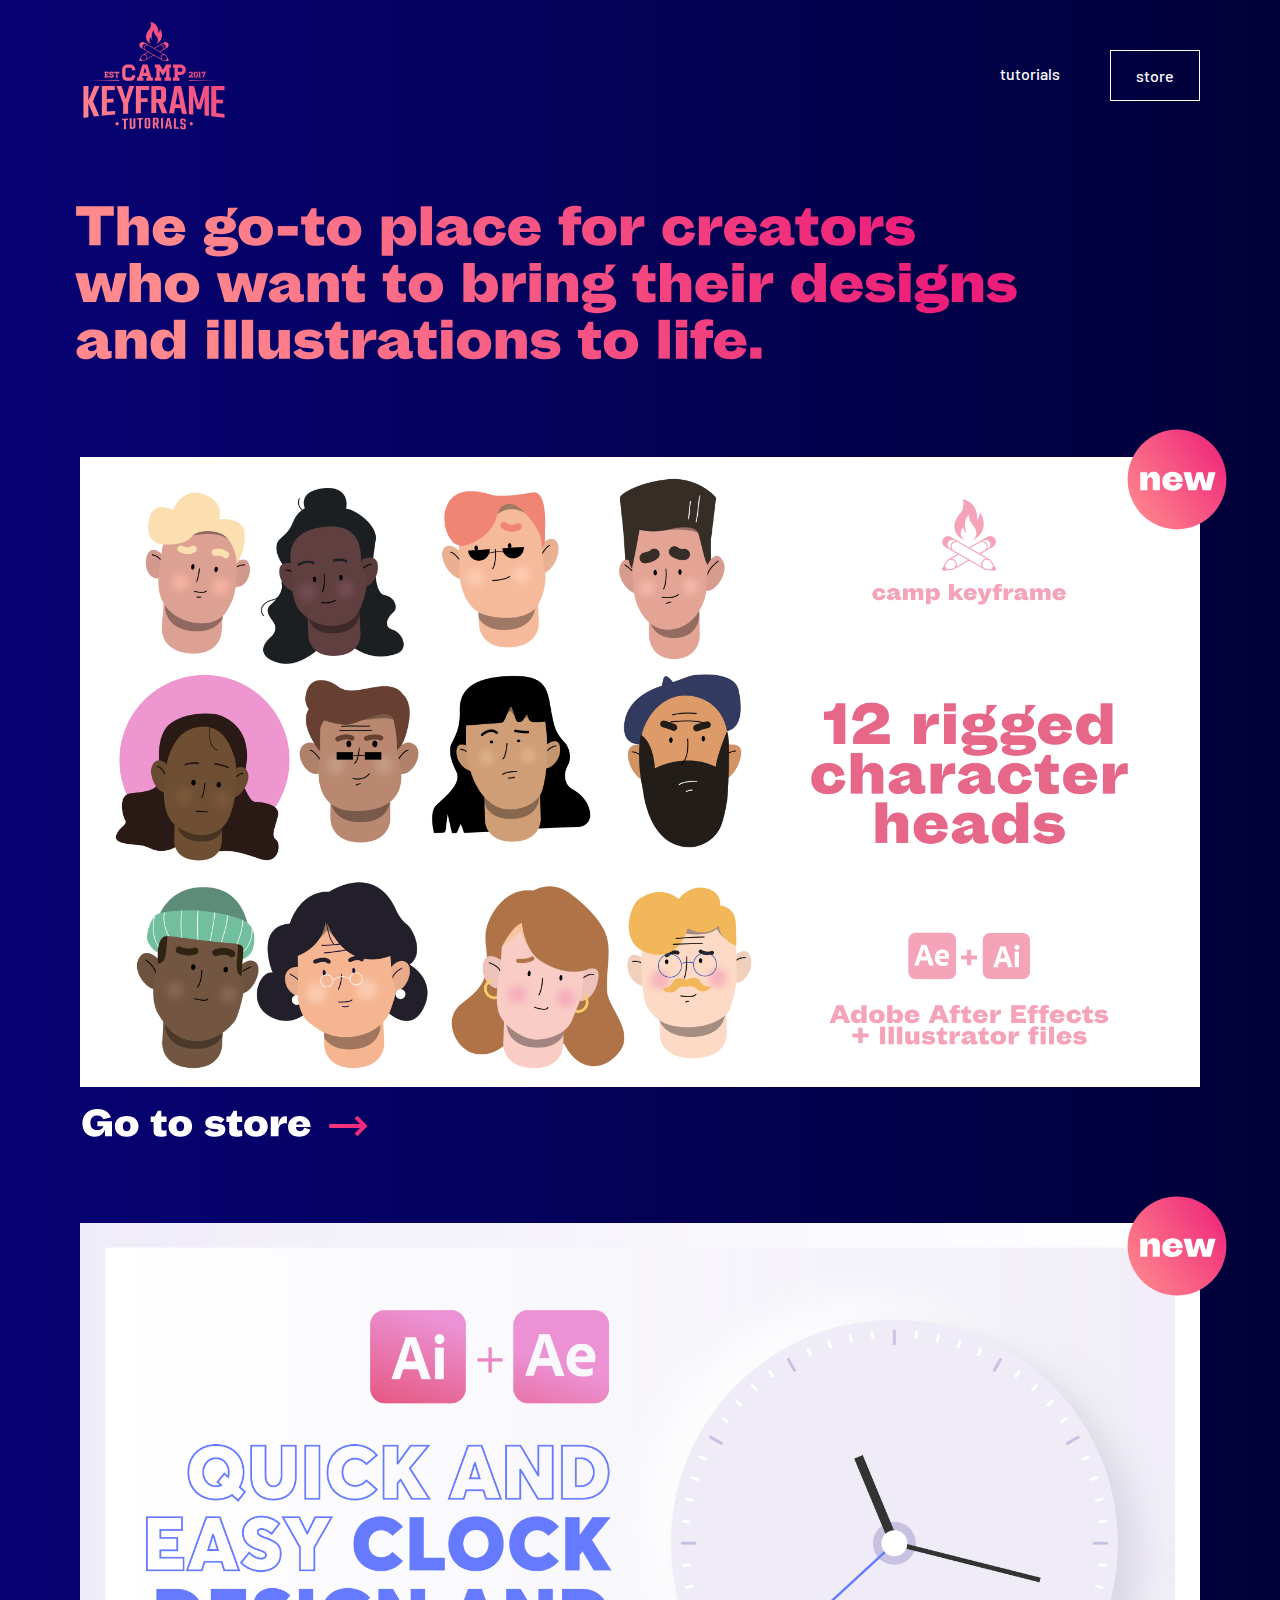
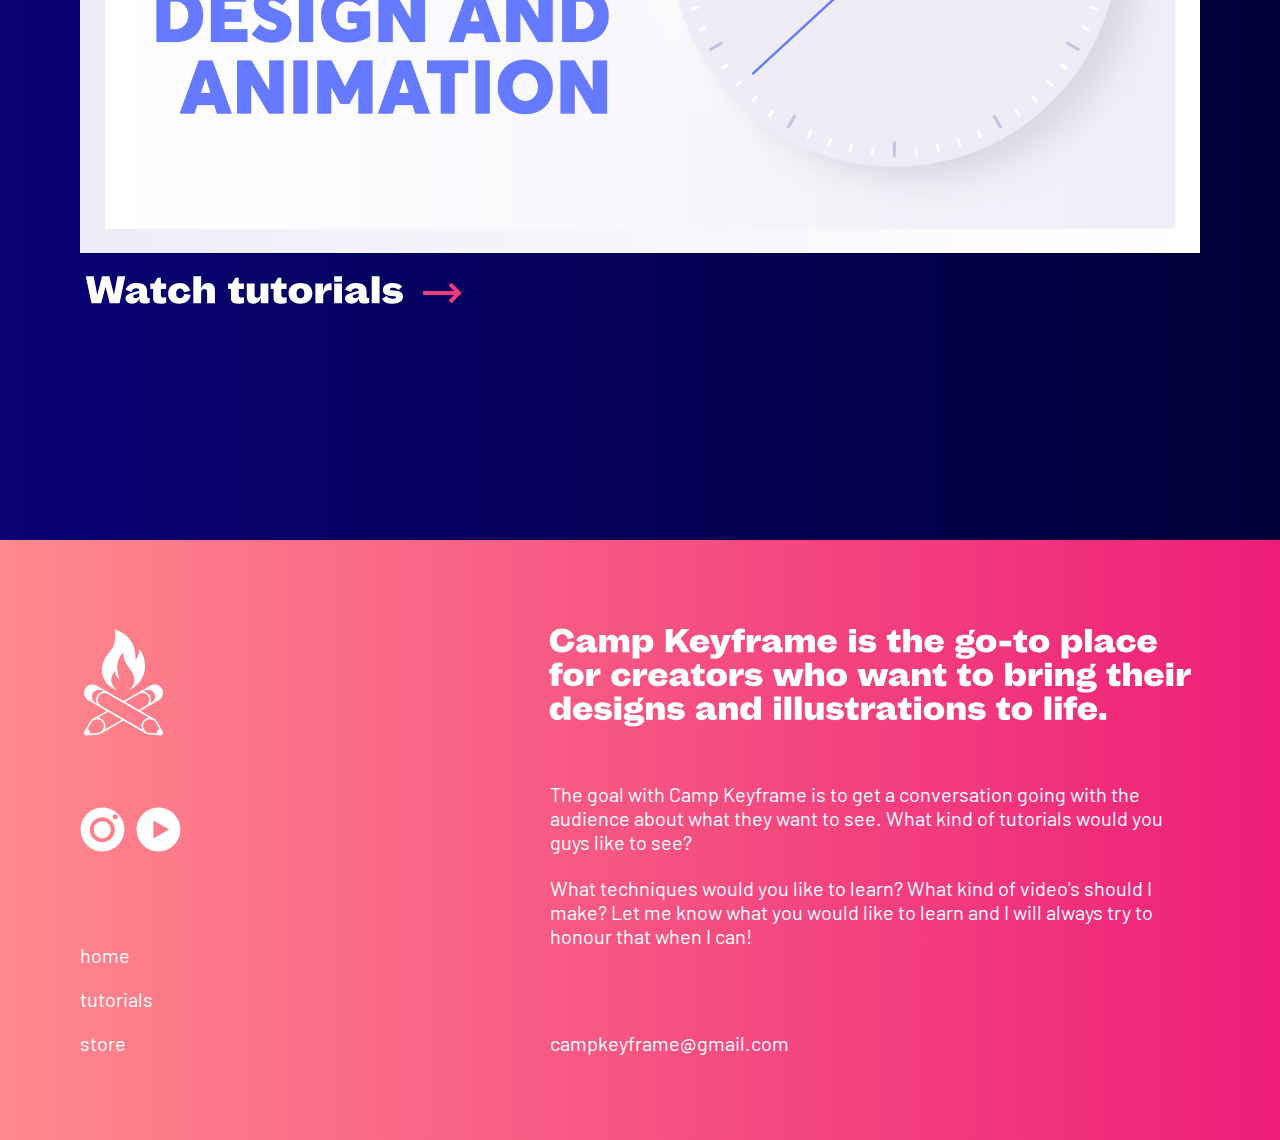
<file: index.html>
<html lang="en">
<head>
    <meta charset="UTF-8">
    <meta name="viewport" content="width=device-width, initial-scale=1.0">
    <link rel="preconnect" href="https://fonts.gstatic.com"> 
    <link href="https://fonts.googleapis.com/css2?family=Barlow:ital,wght@0,500;0,800;1,500&display=swap" rel="stylesheet">
    <link rel="stylesheet" href="./style/stylecampkeyframe.css">
    <script src="app.js" type="text/javascript"></script>
    <link rel="apple-touch-icon" sizes="57x57" href="./favicon/apple-icon-57x57.png">
    <link rel="apple-touch-icon" sizes="60x60" href="./favicon/apple-icon-60x60.png">
    <link rel="apple-touch-icon" sizes="72x72" href="./favicon/apple-icon-72x72.png">
    <link rel="apple-touch-icon" sizes="76x76" href="./favicon/apple-icon-76x76.png">
    <link rel="apple-touch-icon" sizes="114x114" href="./favicon/apple-icon-114x114.png">
    <link rel="apple-touch-icon" sizes="120x120" href="./favicon/apple-icon-120x120.png">
    <link rel="apple-touch-icon" sizes="144x144" href="./favicon/apple-icon-144x144.png">
    <link rel="apple-touch-icon" sizes="152x152" href="./favicon/apple-icon-152x152.png">
    <link rel="apple-touch-icon" sizes="180x180" href="./favicon/apple-icon-180x180.png">
    <link rel="icon" type="image/png" sizes="192x192"  href="./favicon/android-icon-192x192.png">
    <link rel="icon" type="image/png" sizes="32x32" href="./favicon/favicon-32x32.png">
    <link rel="icon" type="image/png" sizes="96x96" href="./favicon/favicon-96x96.png">
    <link rel="icon" type="image/png" sizes="16x16" href="./favicon/favicon-16x16.png">
    <link rel="manifest" href="./favicon/manifest.json">
    <meta name="msapplication-TileColor" content="#ffffff">
    <meta name="msapplication-TileImage" content="./favicon/ms-icon-144x144.png">
    <meta name="theme-color" content="#ffffff">
    <title>Camp Keyframe</title>
</head>
<body>
    <div id="hamburger-container"> <!--for hamburger menu-->
        <button onclick="hideHamburgerMenu()">
            <svg version="1.1" id="cross" xmlns="http://www.w3.org/2000/svg" xmlns:xlink="http://www.w3.org/1999/xlink" x="0px" y="0px"
                viewBox="0 0 45 45" style="enable-background:new 0 0 45 45;" xml:space="preserve">
            <style type="text/css">
                .st0{fill:#FFFFFF;}
            </style>
            <g>
                <g>
                    <path class="st0" d="M40.57,42.58c-0.51,0-1.02-0.2-1.41-0.59L3.01,5.84c-0.78-0.78-0.78-2.05,0-2.83c0.78-0.78,2.05-0.78,2.83,0
                        l36.15,36.15c0.78,0.78,0.78,2.05,0,2.83C41.6,42.38,41.09,42.58,40.57,42.58z"/>
                </g>
                <g>
                    <path class="st0" d="M4.43,42.58c-0.51,0-1.02-0.2-1.41-0.59c-0.78-0.78-0.78-2.05,0-2.83L39.16,3.01c0.78-0.78,2.05-0.78,2.83,0
                        c0.78,0.78,0.78,2.05,0,2.83L5.84,41.99C5.45,42.38,4.94,42.58,4.43,42.58z"/>
                </g>
            </g>
            </svg>
        </button>
        <div class="links-container">
            <a href="index.html">
                
                <img src="assets/mobile_menu_home_hover.svg" alt="Mobile Link Home Hover">
            </a>
            <a href="tutorials.html">
                <img src="assets/mobile_menu_tutorials.svg" alt="Mobile Link Home">
                <img class="hover" src="assets/mobile_menu_tutorials_hover.svg" alt="Mobile Link Home Hover">
            </a>
            <!--<a href="freebies.html">
                <img src="assets/mobile_menu_freebies.svg" alt="Mobile Link Home">
                <img class="hover" src="assets/mobile_menu_freebies_hover.svg" alt="Mobile Link Home Hover">
            </a>-->
            <a href="store.html">
                <img src="assets/mobile_menu_store.svg" alt="Mobile Link Home">
                <img class="hover" src="assets/mobile_menu_store_hover.svg" alt="Mobile Link Home Hover">
            </a>
        </div>
    </div>
    <div id="foreground-container">
        <header id="header-foreground">
            <div class="header-logo">
                <a href="index.html"><img src="assets/camp_keyframe_logo.svg" alt="Camp Keyframe Logo"></a>
            </div>
            <div class="header-links">
                <div class="header-link-and-circle">
                    <a class="header-link" href="tutorials.html">tutorials</a>
                    <div class="hover-circle"></div>
                </div>
                <!--<div class="header-link-and-circle">
                    <a class="header-link" href="freebies.html">freebies</a>
                    <div class="hover-circle"></div>
                </div>-->
                <div>
                    <a class="header-link store" href="store.html">store</a>
                </div>
                <div class="hamburger-icon">
                    <button onclick="showHamburgerMenu()">
                        <img src="assets/hamburger_icon.svg" alt="Hamburger Icon">
                    </button>
                </div>
            </div>
        </header>

        <main id="main-index">
            <img class="main-title" src="assets/intro_text_home.svg" alt="Intro Text Home">
            <img class="mobile-title" src="assets/mobile_intro_text_home.svg" alt="Intro Text Mobile Home">
            <section>
                <a class="image" href="store.html">
                    <img class="thumb" src="thumbnails/THUMBNAIL HEADS.jpg" alt="Store Thumbnail">
                    <img class="thumb hover" src="assets/view_hover.svg" alt="Store Thumbnail">
                </a>
                <a class="newlink" href="store.html">
                    <img class="new" src="assets/new_icon.svg" alt="New Icon">
                </a>
            </section>

                <a class="link" href="store.html">
                    <img class="link-store main" src="assets/go_to_store.svg" alt="Go To Store Link">
                    <img class="link-store hover" src="assets/go_to_store_hover.svg" alt="Go To Store Link Hover">
                </a>

            <section>
                <a class="image" href="tutorials.html">
                    <img class="thumb" src="thumbnails/THUMBNAIL-CLOCK.jpg" alt="Tutorials Thumbnail">
                    <img class="thumb hover" src="assets/watch_hover.svg" alt="Tutorials Thumbnail"></a>
                <a class="newlink" href="tutorials.html">
                    <img class="new" src="assets/new_icon.svg" alt="New Icon">
                </a>
            </section>

            <a class="link" href="tutorials.html">
                <img class="link-tutorials main" src="assets/watch_tutorials.svg" alt="Watch Tutorials Link">
                <img class="link-tutorials hover" src="assets/watch_tutorials_hover.svg" alt="Watch Tutorials Link Hover">
            </a>
        </main>

        <footer id="footer-foreground">
            <div class='container'>
                <div class="col-one">
                    <a href="index.html"><img class="icon" src="assets/camp_keyframe_footer_icon.svg" alt="Camp Keyframe Footer Icon"></a>
                    <div class="social-container">
                        <a href="https://www.instagram.com/campkeyframe/" target="_blank">
                            <img src="assets/icon_instagram.svg" alt="Icon Spotify">
                            <img class="hover" src="assets/icon_instagram_hover.svg" alt="Icon Spotify Hover">
                        </a>
                        <a href="https://www.youtube.com/channel/UCTn7TWI56_GtbR1tS9gzRiQ" target="_blank">
                            <img src="assets/icon_youtube.svg" alt="Icon Spotify">
                            <img class="hover" src="assets/icon_youtube_hover.svg" alt="Icon Spotify Hover">
                        </a>
                    </div>
                    <div class="links-container">
                        <a href="index.html">home</a>
                        <a href="tutorials.html">tutorials</a>
                        <!--<a href="freebies.html">freebies</a>-->
                        <a href="store.html">store</a>
                    </div>
               </div>
               <div class="col-two">
                <img class="main-text" src="assets/footer_text.svg" alt="Footer Text">
                <img class="mobile-text" src="assets/footer_text_mobile.svg" alt="Footer Text">
                    <p>The goal with Camp Keyframe is to get a conversation going with the audience about what they want to see. What kind of tutorials would you guys like to see?</p>
                    <p class="secondline">What techniques would you like to learn? What kind of video's should I make? Let me know what you would like to learn and I will always try to honour that when I can!</p>
                    <a href="mailto:campkeyframe@gmail.com">
                        campkeyframe@gmail.com
                    </a>
               </div>
            </div>
           
        </footer>
    </div>
</body>
</html>
</file>
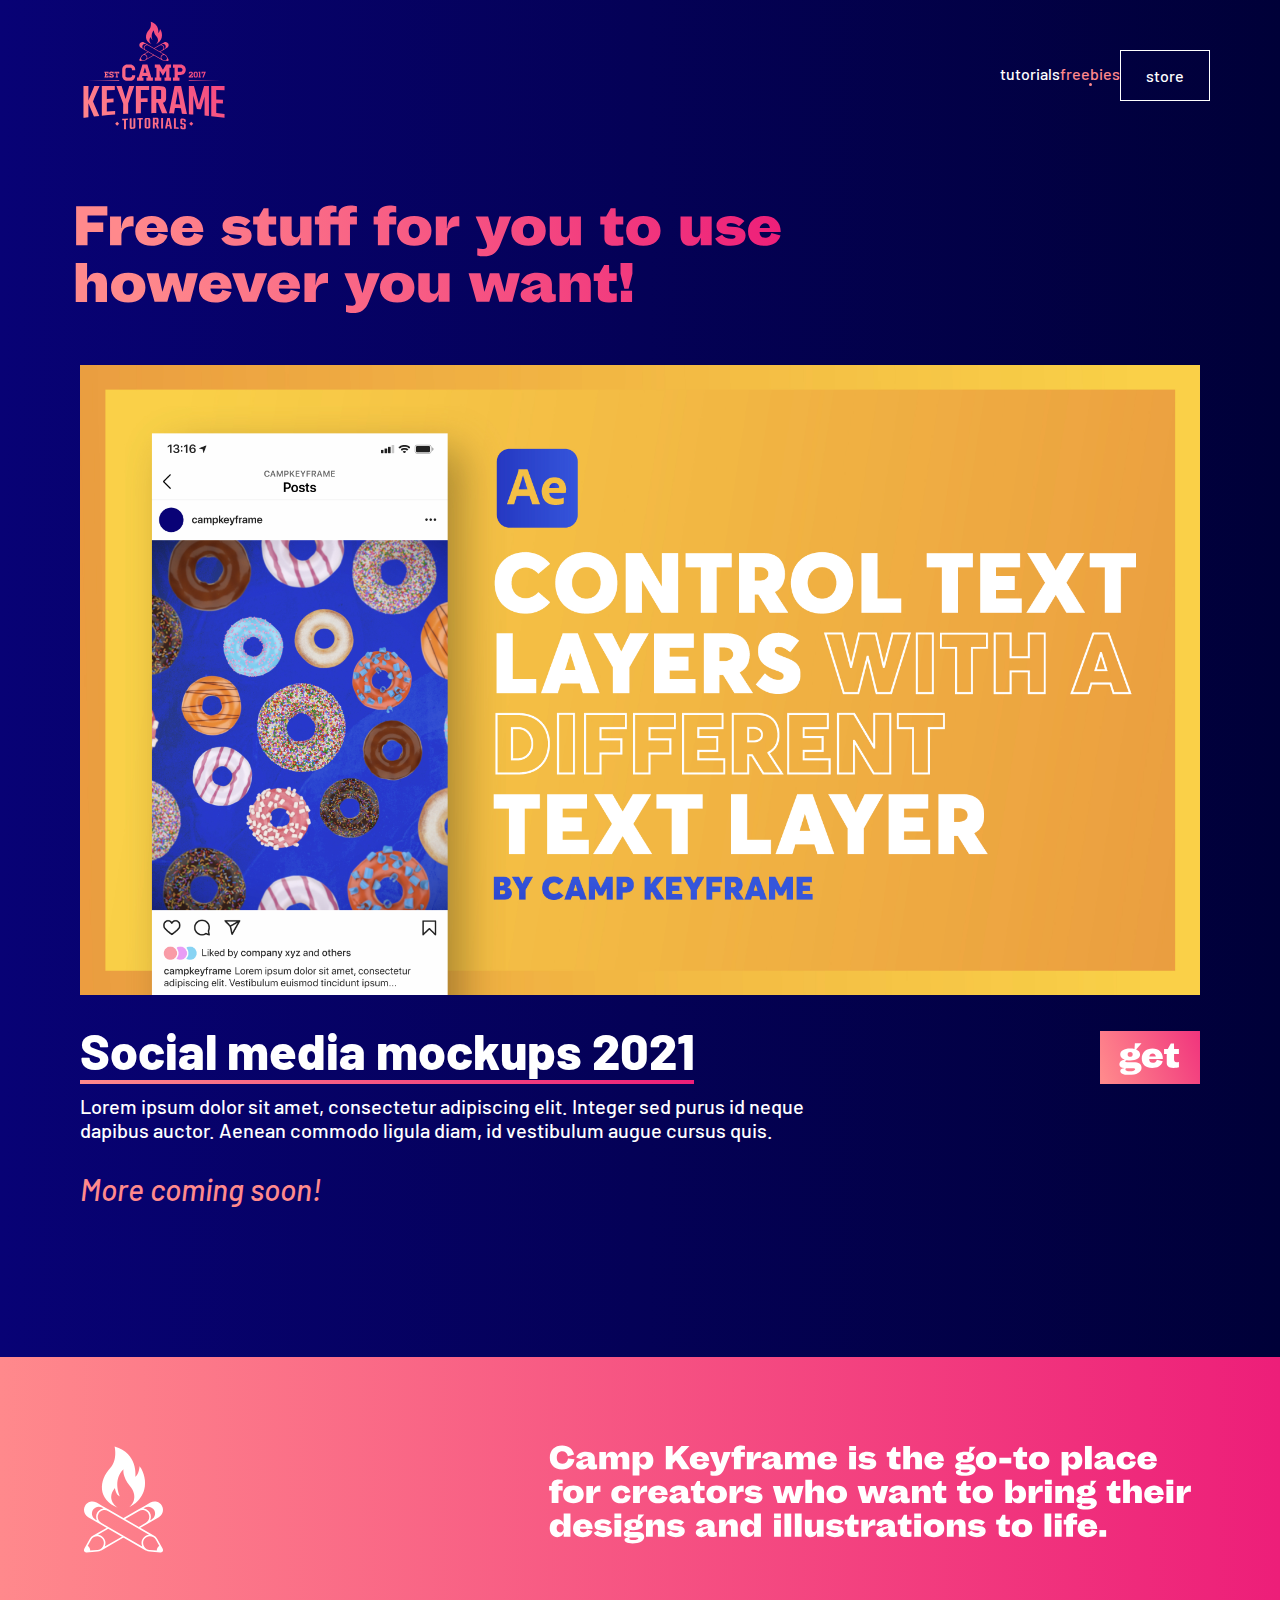
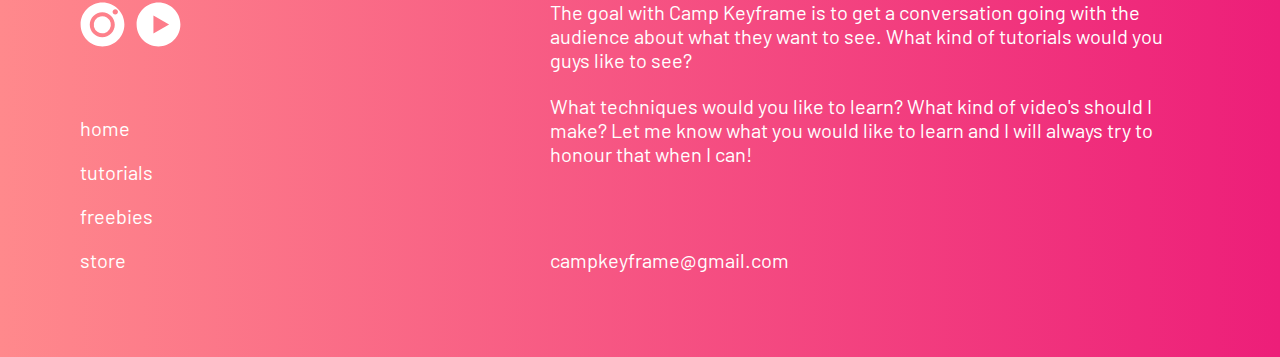
<file: freebies.html>
<html lang="en">
<head>
    <meta charset="UTF-8">
    <meta name="viewport" content="width=device-width, initial-scale=1.0">
    <link rel="preconnect" href="https://fonts.gstatic.com"> 
    <link href="https://fonts.googleapis.com/css2?family=Barlow:ital,wght@0,500;0,800;1,500&display=swap" rel="stylesheet">
    <link rel="stylesheet" href="./style/stylecampkeyframe.css">
    <script type="text/javascript" src="https://gumroad.com/js/gumroad.js"></script>
    <script src="app.js" type="text/javascript"></script>
    <link rel="apple-touch-icon" sizes="57x57" href="./favicon/apple-icon-57x57.png">
    <link rel="apple-touch-icon" sizes="60x60" href="./favicon/apple-icon-60x60.png">
    <link rel="apple-touch-icon" sizes="72x72" href="./favicon/apple-icon-72x72.png">
    <link rel="apple-touch-icon" sizes="76x76" href="./favicon/apple-icon-76x76.png">
    <link rel="apple-touch-icon" sizes="114x114" href="./favicon/apple-icon-114x114.png">
    <link rel="apple-touch-icon" sizes="120x120" href="./favicon/apple-icon-120x120.png">
    <link rel="apple-touch-icon" sizes="144x144" href="./favicon/apple-icon-144x144.png">
    <link rel="apple-touch-icon" sizes="152x152" href="./favicon/apple-icon-152x152.png">
    <link rel="apple-touch-icon" sizes="180x180" href="./favicon/apple-icon-180x180.png">
    <link rel="icon" type="image/png" sizes="192x192"  href="./favicon/android-icon-192x192.png">
    <link rel="icon" type="image/png" sizes="32x32" href="./favicon/favicon-32x32.png">
    <link rel="icon" type="image/png" sizes="96x96" href="./favicon/favicon-96x96.png">
    <link rel="icon" type="image/png" sizes="16x16" href="./favicon/favicon-16x16.png">
    <link rel="manifest" href="./favicon/manifest.json">
    <meta name="msapplication-TileColor" content="#ffffff">
    <meta name="msapplication-TileImage" content="./favicon/ms-icon-144x144.png">
    <meta name="theme-color" content="#ffffff">
    <title>Camp Keyframe | Freebies</title>
</head>
<body>
    <div id="hamburger-container"> <!--for hamburger menu-->
        <button onclick="hideHamburgerMenu()">
            <svg version="1.1" id="cross" xmlns="http://www.w3.org/2000/svg" xmlns:xlink="http://www.w3.org/1999/xlink" x="0px" y="0px"
                viewBox="0 0 45 45" style="enable-background:new 0 0 45 45;" xml:space="preserve">
            <style type="text/css">
                .st0{fill:#FFFFFF;}
            </style>
            <g>
                <g>
                    <path class="st0" d="M40.57,42.58c-0.51,0-1.02-0.2-1.41-0.59L3.01,5.84c-0.78-0.78-0.78-2.05,0-2.83c0.78-0.78,2.05-0.78,2.83,0
                        l36.15,36.15c0.78,0.78,0.78,2.05,0,2.83C41.6,42.38,41.09,42.58,40.57,42.58z"/>
                </g>
                <g>
                    <path class="st0" d="M4.43,42.58c-0.51,0-1.02-0.2-1.41-0.59c-0.78-0.78-0.78-2.05,0-2.83L39.16,3.01c0.78-0.78,2.05-0.78,2.83,0
                        c0.78,0.78,0.78,2.05,0,2.83L5.84,41.99C5.45,42.38,4.94,42.58,4.43,42.58z"/>
                </g>
            </g>
            </svg>

        </button>
        <div class="links-container">
            <a href="index.html">
                <img src="assets/mobile_menu_home.svg" alt="Mobile Link Home">
                <img class="hover" src="assets/mobile_menu_home_hover.svg" alt="Mobile Link Home Hover">
            </a>
            <a href="tutorials.html">
                <img src="assets/mobile_menu_tutorials.svg" alt="Mobile Link Home">
                <img class="hover" src="assets/mobile_menu_tutorials_hover.svg" alt="Mobile Link Home Hover">
            </a>
            <a href="freebies.html">
                
                <img src="assets/mobile_menu_freebies_hover.svg" alt="Mobile Link Home Hover">
            </a>
            <a href="store.html">
                <img src="assets/mobile_menu_store.svg" alt="Mobile Link Home">
                <img class="hover" src="assets/mobile_menu_store_hover.svg" alt="Mobile Link Home Hover">
            </a>
            

        </div>
    </div>
    <header id="header-foreground">
        <div class="header-logo">
            <a href="index.html"><img src="assets/camp_keyframe_logo.svg" alt="Camp Keyframe Logo"></a>
        </div>
        <div class="header-links">
            <div class="header-link-and-circle">
                <a class="header-link" href="tutorials.html">tutorials</a>
                <div class="hover-circle"></div>
            </div>
            <div class="header-link-and-circle">
                <a class="header-link active" href="freebies.html">freebies</a>
                <div class="hover-circle active"></div>
            </div>
            <div>
                <a class="header-link store" href="store.html">store</a>
            </div>
            <div class="hamburger-icon">
                <button onclick="showHamburgerMenu()">
                    <img src="assets/hamburger_icon.svg" alt="Hamburger Icon">
                </button>
            </div>
            
        </div>
    </header>

    <main id="main-store">
        <img class="main-title" src="assets/intro_text_freebies.svg" alt="Intro Text Freebies">
        <img class="mobile-title" src="assets/mobile_intro_text_freebies.svg" alt="Intro Text Mobile Freebies">
        <section>
            <img class="thumb" src="thumbnails/THUMBNAIL-DESIGN.jpg" alt="Store Thumbnail">
            <div class="container">
                <div class="container-freebies">
                    <p class="store-title">Social media mockups 2021</p>
                    <div class="store-underline-freebies"></div>
                </div>
                <a class="get-button desktop" href="https://gum.co/demo">
                    <img class="main-button" src="assets/get_icon.svg" alt="Get Item Button">
                    <img class="hover-button"src="assets/get_icon_hover.svg" alt="Get Item Button Hover">
                </a>
            </div>
            <p class="store-subtitle">Lorem ipsum dolor sit amet, consectetur adipiscing elit. Integer sed purus id neque
                dapibus auctor. Aenean commodo ligula diam, id vestibulum augue cursus quis.</p>
            <a class="get-button mobile" href="https://gum.co/demo">
                <img class="main-button" src="assets/get_icon.svg" alt="Buy Item Button">
                <img class="hover-button"src="assets/get_icon_hover.svg" alt="Buy Item Button Hover">
            </a>
            <p class="store-tagline">More coming soon!</p>
        </section>
    </main>

    <footer id="footer-foreground">
        <div class='container'>
            <div class="col-one">
                <a href="index.html"><img class="icon" src="assets/camp_keyframe_footer_icon.svg" alt="Camp Keyframe Footer Icon"></a>
                <div class="social-container">
                    <a href="https://www.instagram.com/campkeyframe/" target="_blank">
                        <img src="assets/icon_instagram.svg" alt="Icon Spotify">
                        <img class="hover" src="assets/icon_instagram_hover.svg" alt="Icon Spotify Hover">
                    </a>
                    <a href="https://www.youtube.com/channel/UCTn7TWI56_GtbR1tS9gzRiQ" target="_blank">
                        <img src="assets/icon_youtube.svg" alt="Icon Spotify">
                        <img class="hover" src="assets/icon_youtube_hover.svg" alt="Icon Spotify Hover">
                    </a>
                </div>
                <div class="links-container">
                    <a href="index.html">home</a>
                    <a href="tutorials.html">tutorials</a>
                    <a href="freebies.html">freebies</a>
                    <a href="store.html">store</a>
                </div>
           </div>
           <div class="col-two">
                <img class="main-text" src="assets/footer_text.svg" alt="Footer Text">
                <img class="mobile-text" src="assets/footer_text_mobile.svg" alt="Footer Text">
                <p>The goal with Camp Keyframe is to get a conversation going with the audience about what they want to see. What kind of tutorials would you guys like to see?</p>
                <p class="secondline">What techniques would you like to learn? What kind of video's should I make? Let me know what you would like to learn and I will always try to honour that when I can!</p>
                <a href="mailto:campkeyframe@gmail.com">
                    campkeyframe@gmail.com
                </a>
           </div>
        </div>
       
    </footer>
    
</body>
</html>
</file>
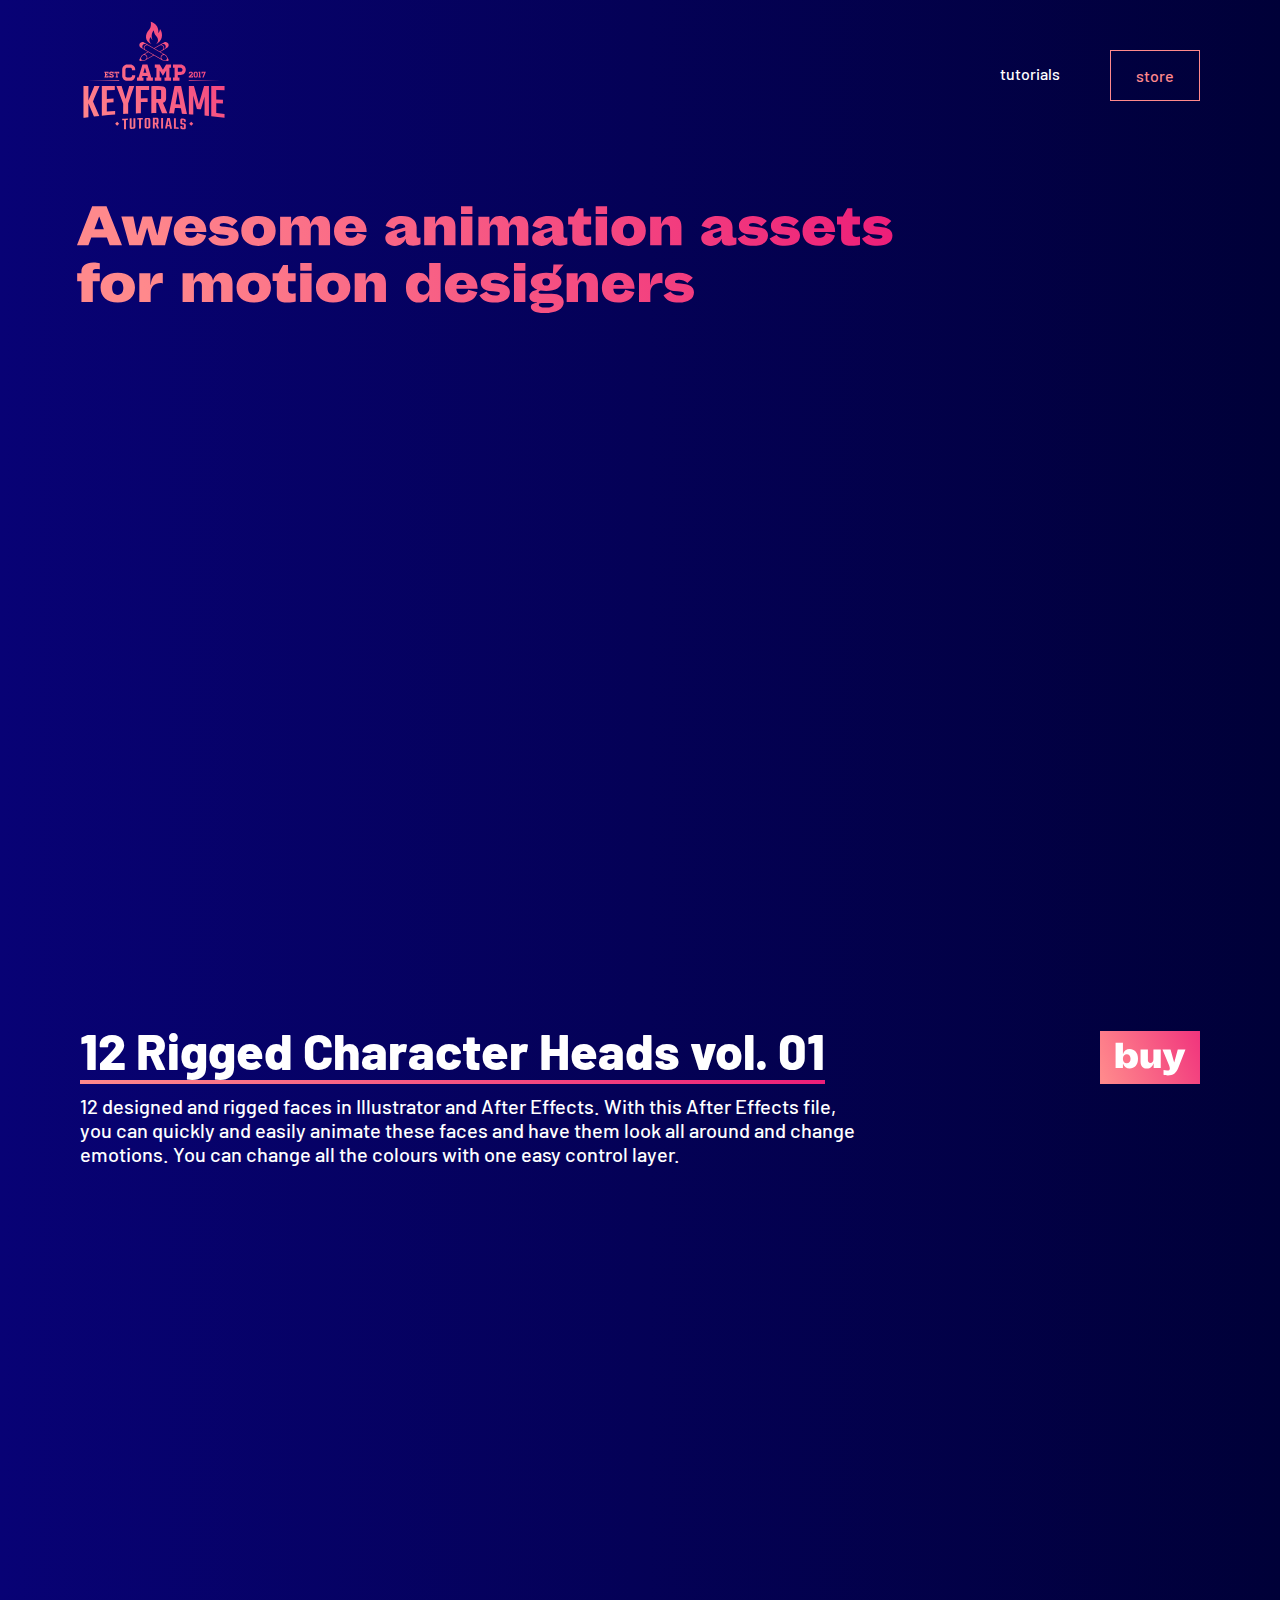
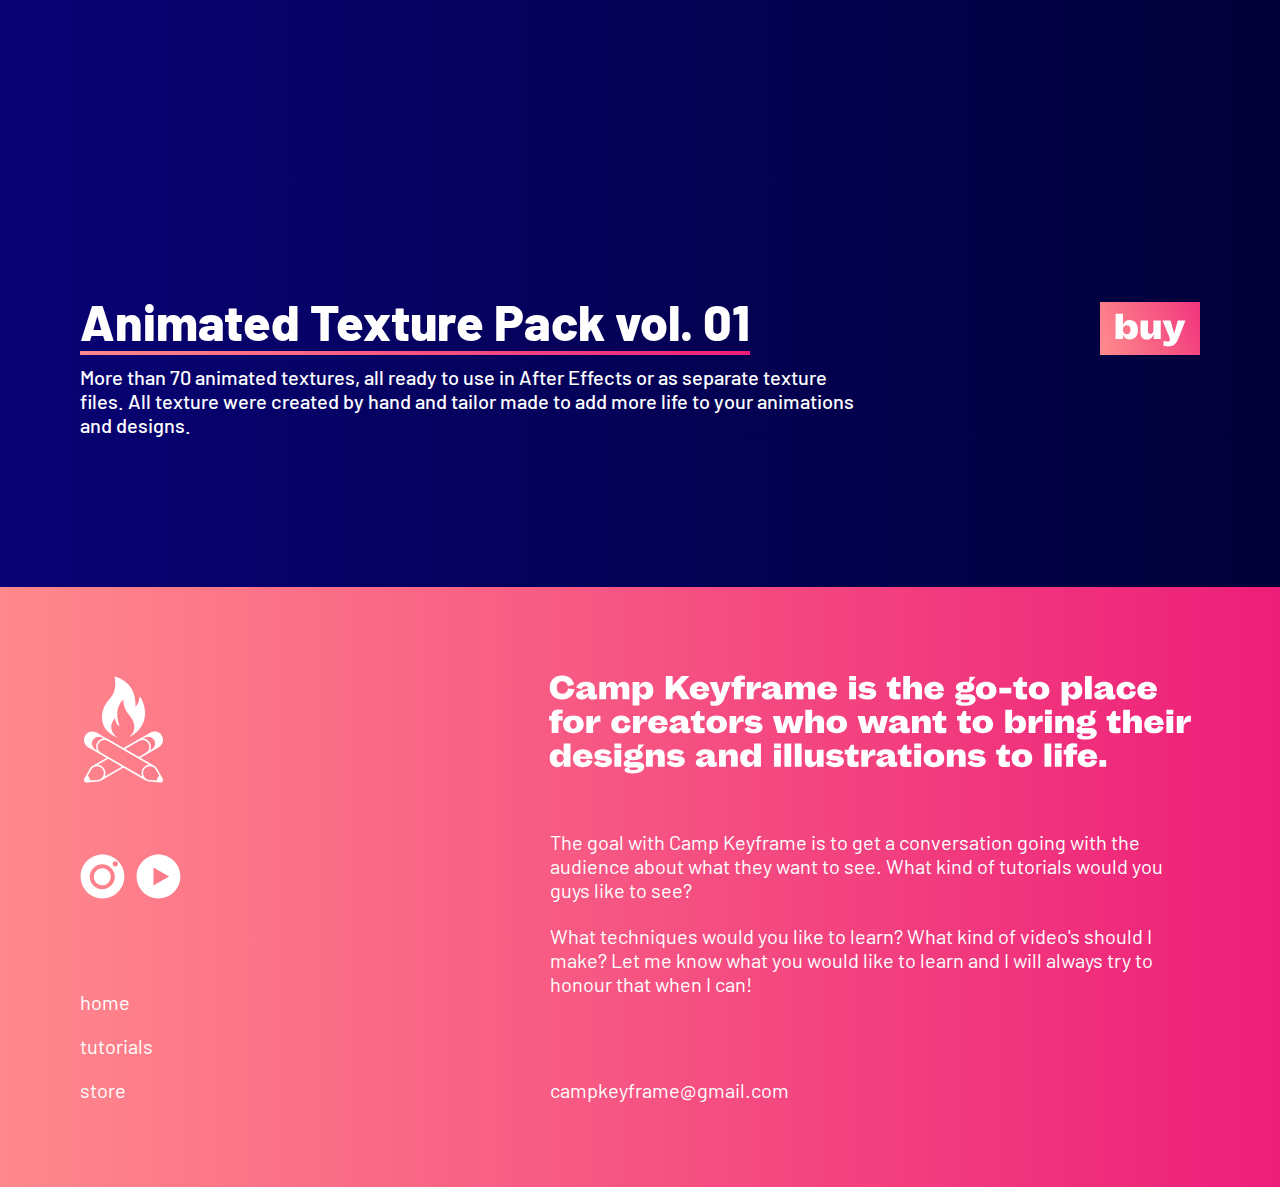
<file: store.html>
<html lang="en">
<head>
    <meta charset="UTF-8">
    <meta name="viewport" content="width=device-width, initial-scale=1.0">
    <link rel="preconnect" href="https://fonts.gstatic.com"> 
    <link href="https://fonts.googleapis.com/css2?family=Barlow:ital,wght@0,500;0,800;1,500&display=swap" rel="stylesheet">
    <link rel="stylesheet" href="./style/stylecampkeyframe.css">
    <script type="text/javascript" src="https://gumroad.com/js/gumroad.js"></script>
    <script src="app.js" type="text/javascript"></script>
    <link rel="apple-touch-icon" sizes="57x57" href="./favicon/apple-icon-57x57.png">
    <link rel="apple-touch-icon" sizes="60x60" href="./favicon/apple-icon-60x60.png">
    <link rel="apple-touch-icon" sizes="72x72" href="./favicon/apple-icon-72x72.png">
    <link rel="apple-touch-icon" sizes="76x76" href="./favicon/apple-icon-76x76.png">
    <link rel="apple-touch-icon" sizes="114x114" href="./favicon/apple-icon-114x114.png">
    <link rel="apple-touch-icon" sizes="120x120" href="./favicon/apple-icon-120x120.png">
    <link rel="apple-touch-icon" sizes="144x144" href="./favicon/apple-icon-144x144.png">
    <link rel="apple-touch-icon" sizes="152x152" href="./favicon/apple-icon-152x152.png">
    <link rel="apple-touch-icon" sizes="180x180" href="./favicon/apple-icon-180x180.png">
    <link rel="icon" type="image/png" sizes="192x192"  href="./favicon/android-icon-192x192.png">
    <link rel="icon" type="image/png" sizes="32x32" href="./favicon/favicon-32x32.png">
    <link rel="icon" type="image/png" sizes="96x96" href="./favicon/favicon-96x96.png">
    <link rel="icon" type="image/png" sizes="16x16" href="./favicon/favicon-16x16.png">
    <link rel="manifest" href="./favicon/manifest.json">
    <meta name="msapplication-TileColor" content="#ffffff">
    <meta name="msapplication-TileImage" content="./favicon/ms-icon-144x144.png">
    <meta name="theme-color" content="#ffffff">
    <title>Camp Keyframe | Store</title>
</head>
<body>
    <div id="hamburger-container"> <!--for hamburger menu-->
        <button onclick="hideHamburgerMenu()">
            <svg version="1.1" id="cross" xmlns="http://www.w3.org/2000/svg" xmlns:xlink="http://www.w3.org/1999/xlink" x="0px" y="0px"
                viewBox="0 0 45 45" style="enable-background:new 0 0 45 45;" xml:space="preserve">
            <style type="text/css">
                .st0{fill:#FFFFFF;}
            </style>
            <g>
                <g>
                    <path class="st0" d="M40.57,42.58c-0.51,0-1.02-0.2-1.41-0.59L3.01,5.84c-0.78-0.78-0.78-2.05,0-2.83c0.78-0.78,2.05-0.78,2.83,0
                        l36.15,36.15c0.78,0.78,0.78,2.05,0,2.83C41.6,42.38,41.09,42.58,40.57,42.58z"/>
                </g>
                <g>
                    <path class="st0" d="M4.43,42.58c-0.51,0-1.02-0.2-1.41-0.59c-0.78-0.78-0.78-2.05,0-2.83L39.16,3.01c0.78-0.78,2.05-0.78,2.83,0
                        c0.78,0.78,0.78,2.05,0,2.83L5.84,41.99C5.45,42.38,4.94,42.58,4.43,42.58z"/>
                </g>
            </g>
            </svg>
        </button>
        <div class="links-container">
            <a href="index.html">
                <img src="assets/mobile_menu_home.svg" alt="Mobile Link Home">
                <img class="hover" src="assets/mobile_menu_home_hover.svg" alt="Mobile Link Home Hover">
            </a>
            <a href="tutorials.html">
                <img src="assets/mobile_menu_tutorials.svg" alt="Mobile Link Home">
                <img class="hover" src="assets/mobile_menu_tutorials_hover.svg" alt="Mobile Link Home Hover">
            </a>
            <!--<a href="freebies.html">
                <img src="assets/mobile_menu_freebies.svg" alt="Mobile Link Home">
                <img class="hover" src="assets/mobile_menu_freebies_hover.svg" alt="Mobile Link Home Hover">
            </a>-->
            <a href="store.html">
                
                <img src="assets/mobile_menu_store_hover.svg" alt="Mobile Link Home Hover">
            </a>
            

        </div>
    </div>
    <header id="header-foreground">
        <div class="header-logo">
            <a href="index.html"><img src="assets/camp_keyframe_logo.svg" alt="Camp Keyframe Logo"></a>
        </div>
        <div class="header-links">
            <div class="header-link-and-circle">
                <a class="header-link" href="tutorials.html">tutorials</a>
                <div class="hover-circle"></div>
            </div>
            <!--<div class="header-link-and-circle">
                <a class="header-link" href="freebies.html">freebies</a>
                <div class="hover-circle"></div>
            </div>-->
            <div>
                <a class="header-link store store-active active" href="store.html">store</a>
            </div>
            <div class="hamburger-icon">
                <button onclick="showHamburgerMenu()">
                    <img src="assets/hamburger_icon.svg" alt="Hamburger Icon">
                </button>
            </div>
            
        </div>
    </header>

    <main id="main-store">
        <img class="main-title" src="assets/intro_text_store.svg" alt="Intro Text Store">
        <img class="mobile-title" src="assets/mobile_intro_text_store.svg" alt="Intro Text Mobile Store">
        <section>
            <iframe class="thumb" src="https://www.youtube.com/embed/rcYPxAl5CGk" frameborder="0" allowfullscreen></iframe>
            <div class="container">
                <div class="container-store">
                    <p class="store-title">12 Rigged Character Heads vol. 01</p>
                    <div class="store-underline-store"></div>
                </div>
                <a class="get-button desktop" href="https://gum.co/cLais">
                    <img class="main-button" src="assets/buy_icon.svg" alt="Buy Item Button">
                    <img class="hover-button"src="assets/buy_icon_hover.svg" alt="Buy Item Button Hover">
                </a>
            </div>
            <p class="store-subtitle">12 designed and rigged faces in Illustrator and After Effects. With this After Effects file, you can quickly and easily animate these faces and have them look all around and change emotions. You can change all the colours with one easy control layer.</p>
            <a class="get-button mobile" href="https://gum.co/cLais">
                <img class="main-button" src="assets/buy_icon.svg" alt="Buy Item Button">
                <img class="hover-button"src="assets/buy_icon_hover.svg" alt="Buy Item Button Hover">
            </a>
        </section>
        <section>
            <iframe class="thumb" src="https://www.youtube.com/embed/iQbtAiTtoVM" frameborder="0" allowfullscreen></iframe>
            <div class="container">
                <div class="container-store">
                    <p class="store-title">Animated Texture Pack vol. 01</p>
                    <div class="store-underline-store"></div>
                </div>
                <a class="get-button desktop" href="https://gum.co/RfSwN">
                    <img class="main-button" src="assets/buy_icon.svg" alt="Buy Item Button">
                    <img class="hover-button"src="assets/buy_icon_hover.svg" alt="Buy Item Button Hover">
                </a>
            </div>
            <p class="store-subtitle">More than 70 animated textures, all ready to use in After Effects or as separate texture files. All texture were created by hand and tailor made to add more life to your animations and designs.</p>
            <a class="get-button mobile" href="https://gum.co/RfSwN">
                <img class="main-button" src="assets/buy_icon.svg" alt="Buy Item Button">
                <img class="hover-button"src="assets/buy_icon_hover.svg" alt="Buy Item Button Hover">
            </a>
        </section>
    </main>

    <footer id="footer-foreground">
        <div class='container'>
            <div class="col-one">
                <a href="index.html"><img class="icon" src="assets/camp_keyframe_footer_icon.svg" alt="Camp Keyframe Footer Icon"></a>
                <div class="social-container">
                    <a href="https://www.instagram.com/campkeyframe/" target="_blank">
                        <img src="assets/icon_instagram.svg" alt="Icon Spotify">
                        <img class="hover" src="assets/icon_instagram_hover.svg" alt="Icon Spotify Hover">
                    </a>
                    <a href="https://www.youtube.com/channel/UCTn7TWI56_GtbR1tS9gzRiQ" target="_blank">
                        <img src="assets/icon_youtube.svg" alt="Icon Spotify">
                        <img class="hover" src="assets/icon_youtube_hover.svg" alt="Icon Spotify Hover">
                    </a>
                </div>
                <div class="links-container">
                    <a href="index.html">home</a>
                    <a href="tutorials.html">tutorials</a>
                    <!--<a href="freebies.html">freebies</a>-->
                    <a href="store.html">store</a>
                </div>
           </div>
           <div class="col-two">
            <img class="main-text" src="assets/footer_text.svg" alt="Footer Text">
            <img class="mobile-text" src="assets/footer_text_mobile.svg" alt="Footer Text">
                <p>The goal with Camp Keyframe is to get a conversation going with the audience about what they want to see. What kind of tutorials would you guys like to see?</p>
                <p class="secondline">What techniques would you like to learn? What kind of video's should I make? Let me know what you would like to learn and I will always try to honour that when I can!</p>
                <a href="mailto:campkeyframe@gmail.com">
                    campkeyframe@gmail.com
                </a>
           </div>
        </div>
       
    </footer>
    
</body>
</html>
</file>
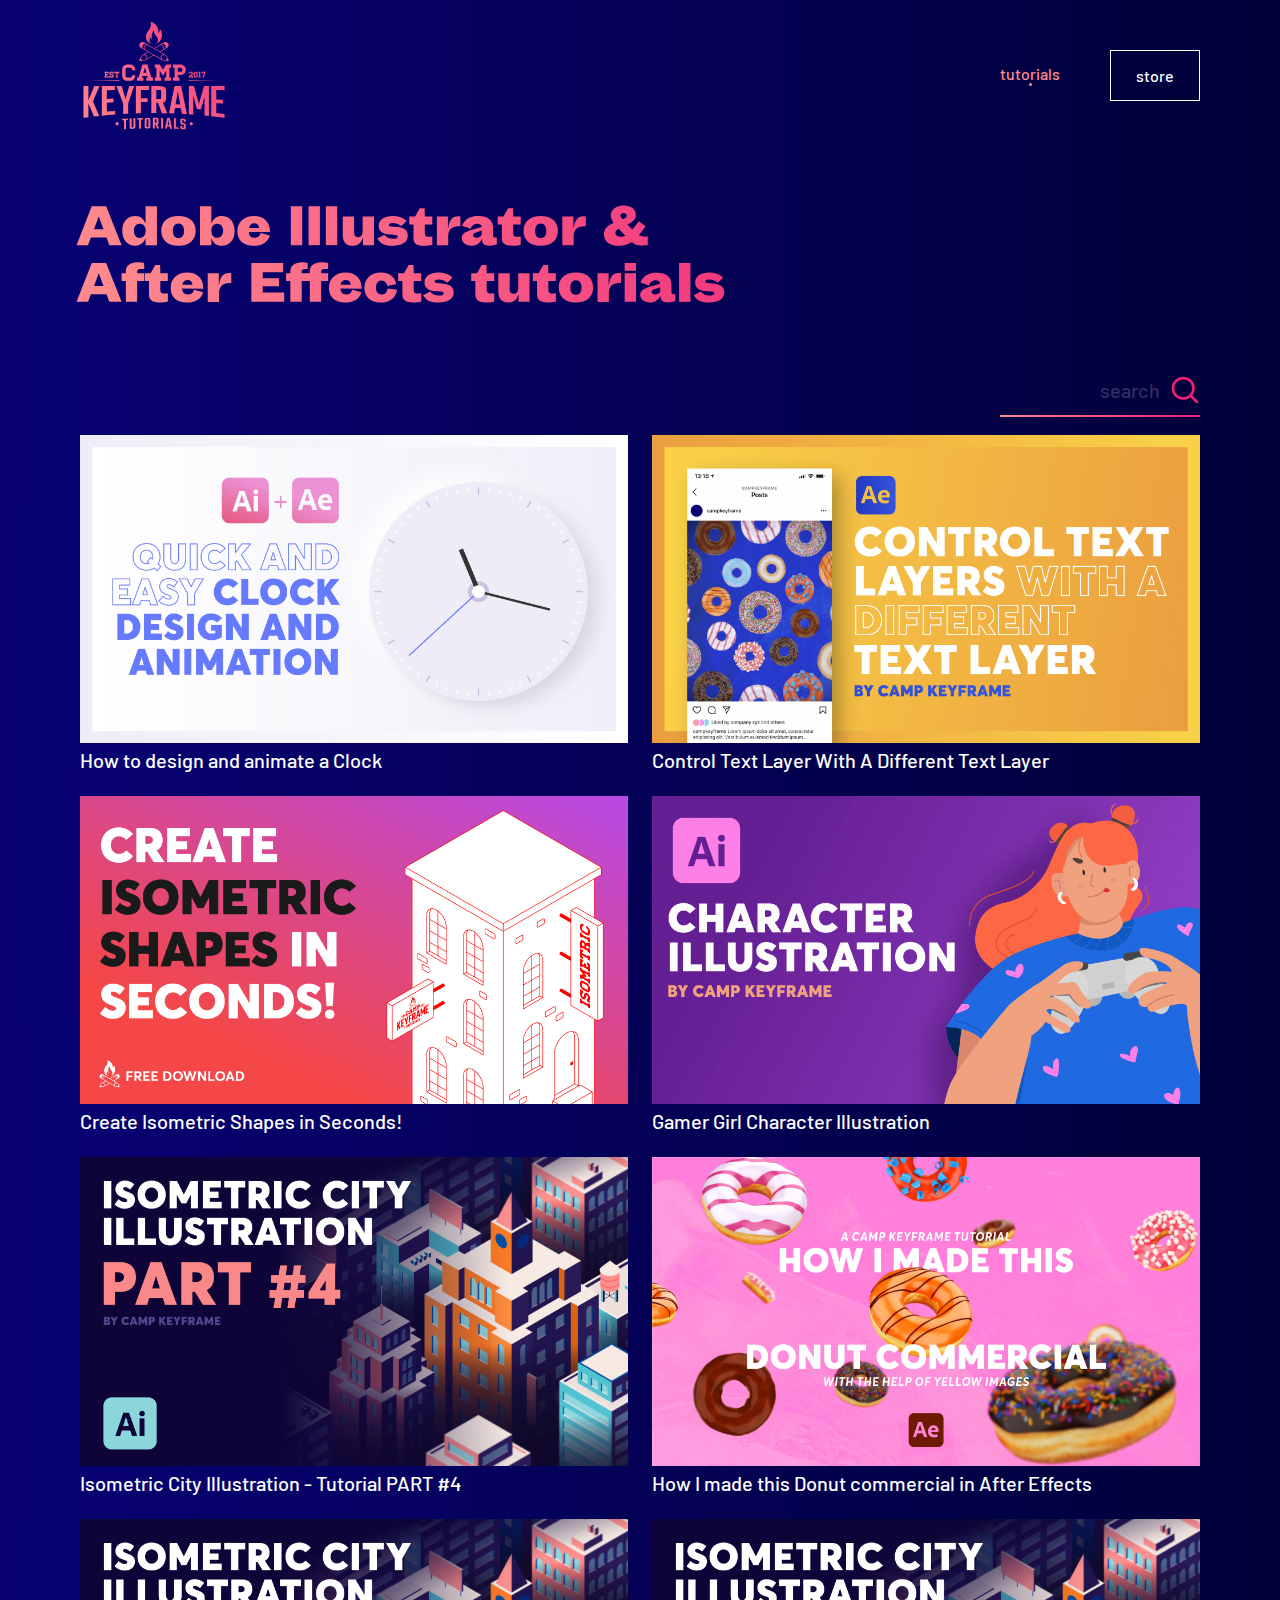
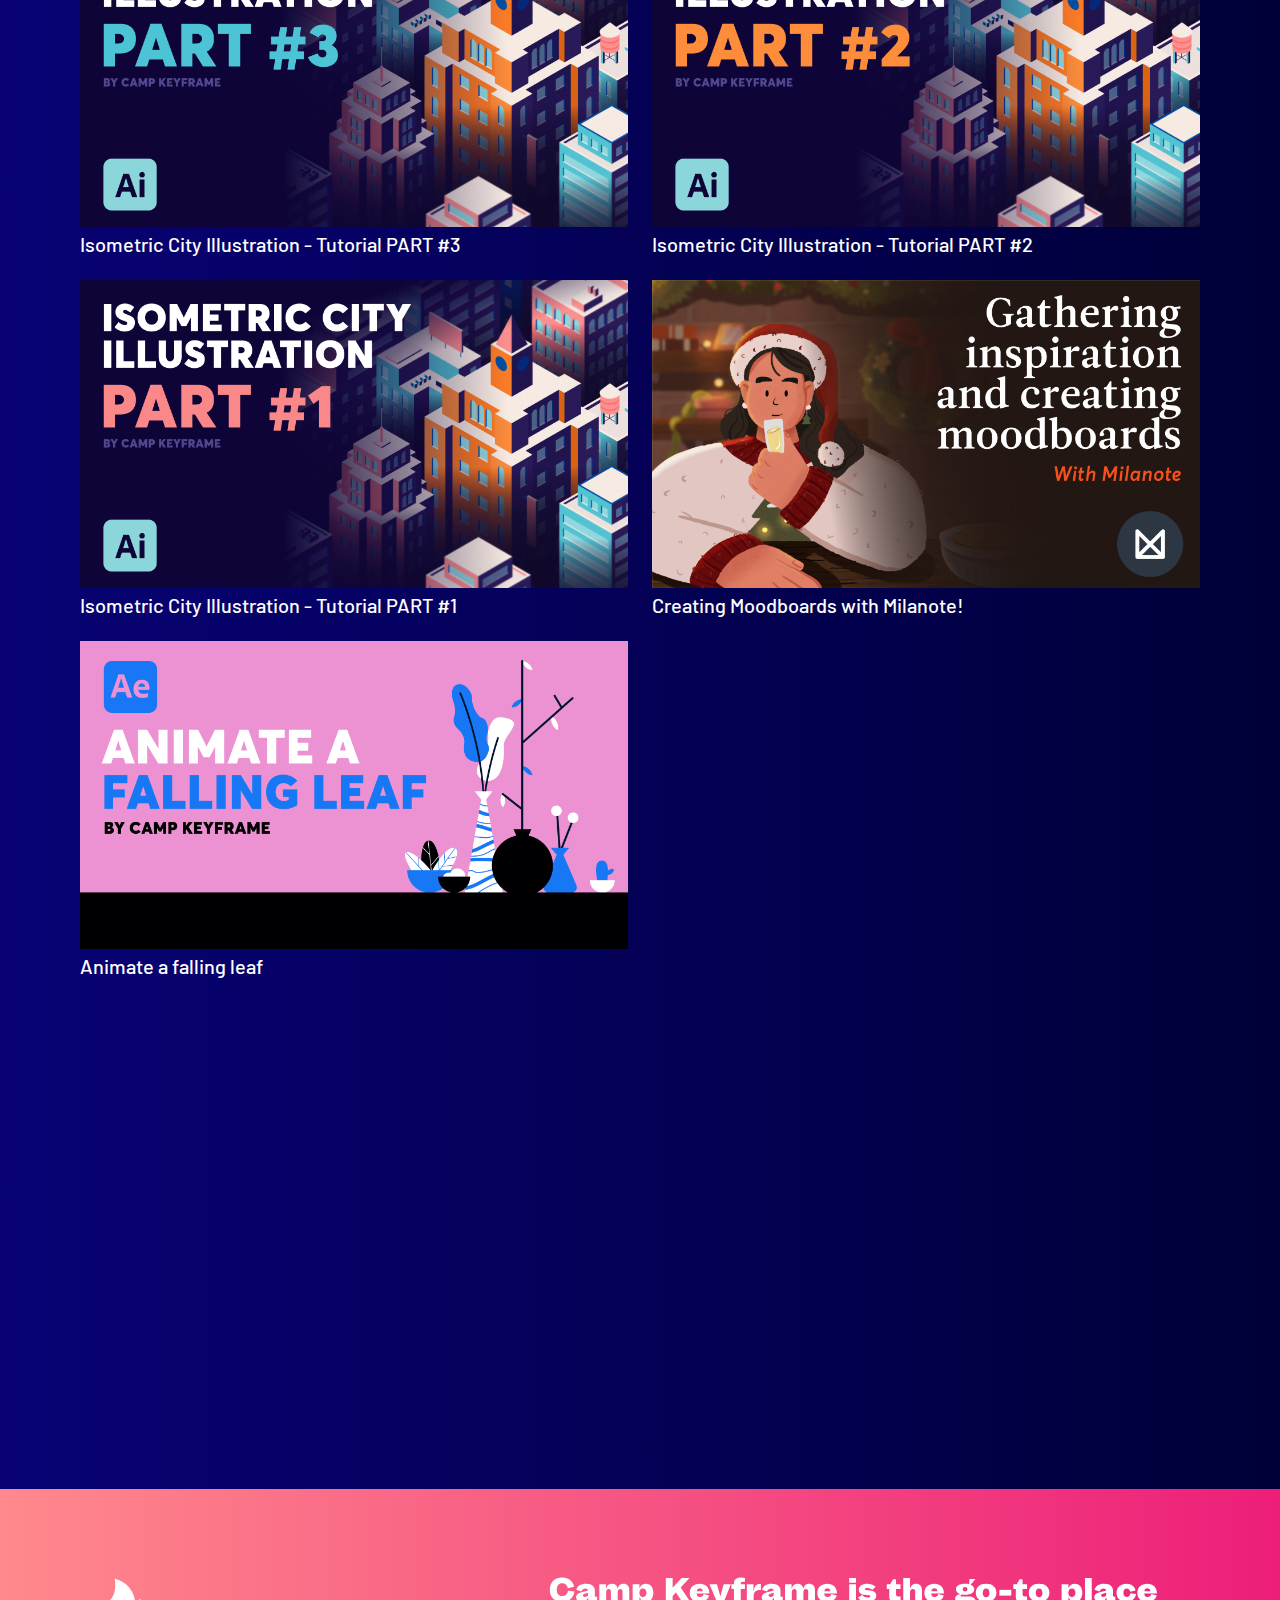
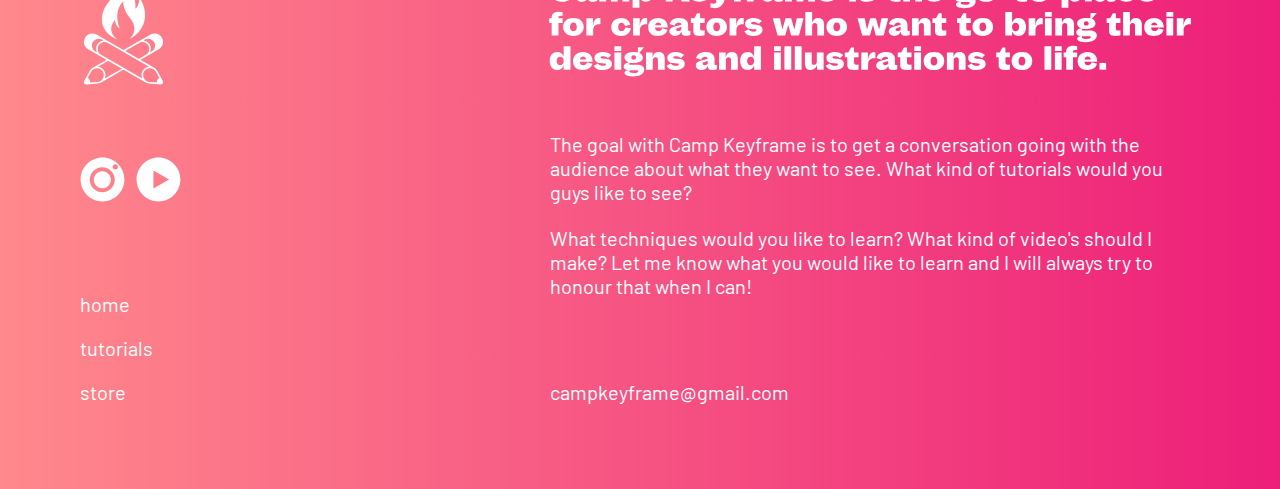
<file: tutorials.html>
<html lang="en">
<head>
    <meta charset="UTF-8">
    <meta name="viewport" content="width=device-width, initial-scale=1.0">
    <link rel="preconnect" href="https://fonts.gstatic.com"> 
    <link href="https://fonts.googleapis.com/css2?family=Barlow:ital,wght@0,500;0,800;1,500&display=swap" rel="stylesheet">
    <link rel="stylesheet" href="./style/stylecampkeyframe.css">
    <script src="app.js" type="text/javascript"></script>
    <link rel="apple-touch-icon" sizes="57x57" href="./favicon/apple-icon-57x57.png">
    <link rel="apple-touch-icon" sizes="60x60" href="./favicon/apple-icon-60x60.png">
    <link rel="apple-touch-icon" sizes="72x72" href="./favicon/apple-icon-72x72.png">
    <link rel="apple-touch-icon" sizes="76x76" href="./favicon/apple-icon-76x76.png">
    <link rel="apple-touch-icon" sizes="114x114" href="./favicon/apple-icon-114x114.png">
    <link rel="apple-touch-icon" sizes="120x120" href="./favicon/apple-icon-120x120.png">
    <link rel="apple-touch-icon" sizes="144x144" href="./favicon/apple-icon-144x144.png">
    <link rel="apple-touch-icon" sizes="152x152" href="./favicon/apple-icon-152x152.png">
    <link rel="apple-touch-icon" sizes="180x180" href="./favicon/apple-icon-180x180.png">
    <link rel="icon" type="image/png" sizes="192x192"  href="./favicon/android-icon-192x192.png">
    <link rel="icon" type="image/png" sizes="32x32" href="./favicon/favicon-32x32.png">
    <link rel="icon" type="image/png" sizes="96x96" href="./favicon/favicon-96x96.png">
    <link rel="icon" type="image/png" sizes="16x16" href="./favicon/favicon-16x16.png">
    <link rel="manifest" href="./favicon/manifest.json">
    <meta name="msapplication-TileColor" content="#ffffff">
    <meta name="msapplication-TileImage" content="./favicon/ms-icon-144x144.png">
    <meta name="theme-color" content="#ffffff">
    <title>Camp Keyframe | Tutorials</title>
</head>
<body>
    <div id="hamburger-container"> <!--for hamburger menu-->
        <button onclick="hideHamburgerMenu()">
            <svg version="1.1" id="cross" xmlns="http://www.w3.org/2000/svg" xmlns:xlink="http://www.w3.org/1999/xlink" x="0px" y="0px"
                viewBox="0 0 45 45" style="enable-background:new 0 0 45 45;" xml:space="preserve">
            <style type="text/css">
                .st0{fill:#FFFFFF;}
            </style>
            <g>
                <g>
                    <path class="st0" d="M40.57,42.58c-0.51,0-1.02-0.2-1.41-0.59L3.01,5.84c-0.78-0.78-0.78-2.05,0-2.83c0.78-0.78,2.05-0.78,2.83,0
                        l36.15,36.15c0.78,0.78,0.78,2.05,0,2.83C41.6,42.38,41.09,42.58,40.57,42.58z"/>
                </g>
                <g>
                    <path class="st0" d="M4.43,42.58c-0.51,0-1.02-0.2-1.41-0.59c-0.78-0.78-0.78-2.05,0-2.83L39.16,3.01c0.78-0.78,2.05-0.78,2.83,0
                        c0.78,0.78,0.78,2.05,0,2.83L5.84,41.99C5.45,42.38,4.94,42.58,4.43,42.58z"/>
                </g>
            </g>
            </svg>
        </button>
        <div class="links-container">
            <a href="index.html">
                <img src="assets/mobile_menu_home.svg" alt="Mobile Link Home">
                <img class="hover" src="assets/mobile_menu_home_hover.svg" alt="Mobile Link Home Hover">
            </a>
            <a href="tutorials.html">
                
                <img src="assets/mobile_menu_tutorials_hover.svg" alt="Mobile Link Home Hover">
            </a>
            <!--<a href="freebies.html">
                <img src="assets/mobile_menu_freebies.svg" alt="Mobile Link Home">
                <img class="hover" src="assets/mobile_menu_freebies_hover.svg" alt="Mobile Link Home Hover">
            </a>-->
            <a href="store.html">
                <img src="assets/mobile_menu_store.svg" alt="Mobile Link Home">
                <img class="hover" src="assets/mobile_menu_store_hover.svg" alt="Mobile Link Home Hover">
            </a>
        </div>
    </div>
    <header id="header-foreground">
        <div class="header-logo">
            <a href="index.html"><img src="assets/camp_keyframe_logo.svg" alt="Camp Keyframe Logo"></a>
        </div>
        <div class="header-links">
            <div class="header-link-and-circle">
                <a class="header-link active" href="tutorials.html">tutorials</a>
                <div class="hover-circle active"></div>
            </div>
            <!--<div class="header-link-and-circle">
                <a class="header-link" href="freebies.html">freebies</a>
                <div class="hover-circle"></div>
            </div>-->
            <div>
                <a class="header-link store" href="store.html">store</a>
            </div>
            <div class="hamburger-icon">
                <button onclick="showHamburgerMenu()">
                    <img src="assets/hamburger_icon.svg" alt="Hamburger Icon">
                </button>
            </div>
        </div>
    </header>

    <main id="overlay-video-player">
        <button onclick="disableVideoPlayer()">
            <div class='video-header'>
                <img src="assets/kruisje.svg">
            </div>
            <div id="player"></div>
            <p id='title'></p>
        </button>
    </main>
    
    <main id="main-tutorials">
        <img class="main-title" src="assets/intro_text_tutorials.svg" alt="Intro Text Tutorials">
        <img class="mobile-title" src="assets/mobile_intro_text_tutorials.svg" alt="Intro Text Tutorials">
        
        <div class="search-container">
            <input type="text" id="tutSearchInput" onkeyup="tutSearch()" placeholder="search" title="Search here">
            <img src="assets/search_icon.svg">
        </div>
        <div class="search-container-bottom-border"></div>
        <ul id="tutList">
            <li>
                <button onclick="enableVideoPlayer('EeeqlEovR5s', 'How to design and animate a Clock')">
                    <img src="thumbnails/THUMBNAIL-CLOCK.jpg" alt="How to design and animate a Clock">
                    <img class="hover" src="assets/watch_hover.svg" alt="Hover over tutorial">
                    <a diabled>How to design and animate a Clock</a>
                </button>
            </li>
            <li>
                <button onclick="enableVideoPlayer('wmERvnpyTro', 'Control Text Layer With A Different Text Layer')">
                    <img src="thumbnails/THUMBNAIL-DESIGN.jpg" alt="Control Text Layer With A Different Text Layer">
                    <img class="hover" src="assets/watch_hover.svg" alt="Hover over tutorial">
                    <a>Control Text Layer With A Different Text Layer</a>
                </button>
            </li>
            <li>
                <button onclick="enableVideoPlayer('RRzuMyJQnBs', 'Create Isometric Shapes in Seconds!')">
                    <img src="thumbnails/ISOMETRIC-ACTIONS.jpg" alt="Create Isometric Shapes in Seconds!">
                    <img class="hover" src="assets/watch_hover.svg" alt="Hover over tutorial">
                    <a>Create Isometric Shapes in Seconds!</a>
                </button>
            </li>
            <li>
                <button onclick="enableVideoPlayer('0nfwcwDjB-I', 'Gamer Girl Character Illustration')">
                    <img src="thumbnails/THUMBNAIL-DESIGN-final 2.jpg" alt="Gamer Girl Character Illustration">
                    <img class="hover" src="assets/watch_hover.svg" alt="Hover over tutorial">
                    <a>Gamer Girl Character Illustration</a>
                </button>
            </li>
            <li>
                <button onclick="enableVideoPlayer('8oy0-IdQxLg', 'Isometric City Illustration - Tutorial PART #4')">
                    <img src="thumbnails/ISO-CITY-PART-4.jpg" alt="Isometric City Illustration - Tutorial PART #4">
                    <img class="hover" src="assets/watch_hover.svg" alt="Hover over tutorial">
                    <a>Isometric City Illustration - Tutorial PART #4</a>
                </button>
            </li>
            <li>
                <button onclick="enableVideoPlayer('GE_vNa7p1TA', 'How I made this Donut commercial in After Effects')">
                    <img src="thumbnails/THUMBNAIL-DESIGN-final.jpg" alt="How I made this Donut commercial in After Effects">
                    <img class="hover" src="assets/watch_hover.svg" alt="Hover over tutorial">
                    <a>How I made this Donut commercial in After Effects</a>
                </button>
            </li>
            <li>
                <button onclick="enableVideoPlayer('bAo2xjenOLE', 'Isometric City Illustration - Tutorial PART #3')">
                    <img src="thumbnails/ISO-CITY-PART-3.jpg" alt="Isometric City Illustration - Tutorial PART #3">
                    <img class="hover" src="assets/watch_hover.svg" alt="Hover over tutorial">
                    <a>Isometric City Illustration - Tutorial PART #3</a>
                </button>
            </li>
            <li>
                <button onclick="enableVideoPlayer('t6_1QrwA28s', 'Isometric City Illustration - Tutorial PART #2')">
                    <img src="thumbnails/ISO-CITY-PART-2.jpg" alt="Isometric City Illustration - Tutorial PART #2">
                    <img class="hover" src="assets/watch_hover.svg" alt="Hover over tutorial">
                    <a>Isometric City Illustration - Tutorial PART #2</a>
                </button>
            </li>
            <li>
                <button onclick="enableVideoPlayer('93nHQ53oH-A', 'Isometric City Illustration - Tutorial PART #1')">
                    <img src="thumbnails/ISO-CITY-PART-1.jpg" alt="Isometric City Illustration - Tutorial PART #1">
                    <img class="hover" src="assets/watch_hover.svg" alt="Hover over tutorial">
                    <a>Isometric City Illustration - Tutorial PART #1</a>
                </button>
            </li>
            <li>
                <button onclick="enableVideoPlayer('a5nIuW3K9rk', 'Creating Moodboards with Milanote!')">
                    <img src="thumbnails/MILANOTE-THUMBNAIL.jpg" alt="Creating Moodboards with Milanote!">
                    <img class="hover" src="assets/watch_hover.svg" alt="Hover over tutorial">
                    <a>Creating Moodboards with Milanote!</a>
                </button>
            </li>
            <li>
                <button onclick="enableVideoPlayer('ycsNIpOqFrs', 'Animate a falling leaf')">
                    <img src="thumbnails/Falling-Leaf.jpg" alt="Animate a falling leaf">
                    <img class="hover" src="assets/watch_hover.svg" alt="Hover over tutorial">
                    <a>Animate a falling leaf</a>
                </button>
            </li>
        </ul>
        <div class="push"></div>
    </main>

    <footer id="footer-foreground">
        <div class='container'>
            <div class="col-one">
                <a href="index.html"><img class="icon" src="assets/camp_keyframe_footer_icon.svg" alt="Camp Keyframe Footer Icon"></a>
                <div class="social-container">
                    <a href="https://www.instagram.com/campkeyframe/" target="_blank">
                        <img src="assets/icon_instagram.svg" alt="Icon Spotify">
                        <img class="hover" src="assets/icon_instagram_hover.svg" alt="Icon Spotify Hover">
                    </a>
                    <a href="https://www.youtube.com/channel/UCTn7TWI56_GtbR1tS9gzRiQ" target="_blank">
                        <img src="assets/icon_youtube.svg" alt="Icon Spotify">
                        <img class="hover" src="assets/icon_youtube_hover.svg" alt="Icon Spotify Hover">
                    </a>
                </div>
                <div class="links-container">
                    <a href="index.html">home</a>
                    <a href="tutorials.html">tutorials</a>
                    <!--<a href="freebies.html">freebies</a>-->
                    <a href="store.html">store</a>
                </div>
           </div>
           <div class="col-two">
            <img class="main-text" src="assets/footer_text.svg" alt="Footer Text">
            <img class="mobile-text" src="assets/footer_text_mobile.svg" alt="Footer Text">
                <p>The goal with Camp Keyframe is to get a conversation going with the audience about what they want to see. What kind of tutorials would you guys like to see?</p>
                <p class="secondline">What techniques would you like to learn? What kind of video's should I make? Let me know what you would like to learn and I will always try to honour that when I can!</p>
                <a href="mailto:campkeyframe@gmail.com">
                    campkeyframe@gmail.com
                </a>
           </div>
        </div>
       
    </footer>
    
    <script>
        // YOUTUBE API
        // 2. This code loads the IFrame Player API code asynchronously.
        var tag = document.createElement('script');

        tag.src = "https://www.youtube.com/iframe_api";
        var firstScriptTag = document.getElementsByTagName('script')[0];
        firstScriptTag.parentNode.insertBefore(tag, firstScriptTag);

        // 3. This function creates an <iframe> (and YouTube player)
        //    after the API code downloads.
        var player;

        // 4. The API will call this function when the video player is ready.
        function onPlayerReady(event) {
            event.target.playVideo();
        }

        function stopVideo() {
            player.stopVideo();
            player.destroy();
        }

        function enableVideoPlayer(id, title){
            document.getElementById('overlay-video-player').style.display = "flex";
            document.getElementById('title').innerHTML = title;

            player = new YT.Player('player', {
                videoId: id,
                events: {
                    'onReady': onPlayerReady
                }
            });
        }


        function disableVideoPlayer(){
            document.getElementById('overlay-video-player').style.display = "none";
            stopVideo();
        }

        function tutSearch() {
            var input = document.getElementById("tutSearchInput");
            var filter = input.value.toUpperCase();
            var ul = document.getElementById("tutList");
            var li = ul.getElementsByTagName("li");
            for (var i = 0; i < li.length; i++) {
                var a = li[i].getElementsByTagName("a")[0];
                var txtValue = a.textContent || a.innerText;
                if (txtValue.toUpperCase().indexOf(filter) > -1) {
                    li[i].style.display = "";
                } else {
                    li[i].style.display = "none";
                }
            }
        }

        function keyPress (e) {
            if(e.key === "Escape") {
                console.log("presed");
            }
        }

        document.onkeydown = function(evt) {
            evt = evt || window.event;
            if (evt.keyCode == 27) {
                disableVideoPlayer();
            }
        };
    </script>
</body>
</html>
</file>
<file: style/stylecampkeyframe.css>
/* COLORS */
/* FONT WEIGHTS */
/* MARGINS */
* {
  -webkit-box-sizing: border-box;
          box-sizing: border-box;
  font-family: 'Barlow', sans-serif;
}

*:focus {
  outline: none;
}

body {
  margin: 0 0 0 0;
  padding: 0 0 0 0;
  background: -webkit-gradient(linear, right top, left top, from(#000038), to(#080275));
  background: linear-gradient(-90deg, #000038, #080275);
}

a {
  text-decoration: none;
}

#hamburger-container {
  padding: 55px 34px 0 34px;
  width: 100vw;
  height: 100vh;
  z-index: 1000;
  background: -webkit-gradient(linear, left top, right top, from(#FF898C), to(#ED1E79));
  background: linear-gradient(90deg, #FF898C, #ED1E79);
  position: fixed;
  left: 100vw;
  -webkit-transition: 500ms left ease;
  transition: 500ms left ease;
  opacity: 0;
  display: -webkit-box;
  display: -ms-flexbox;
  display: flex;
  -webkit-box-orient: vertical;
  -webkit-box-direction: normal;
      -ms-flex-direction: column;
          flex-direction: column;
  -webkit-box-align: end;
      -ms-flex-align: end;
          align-items: flex-end;
  -webkit-box-pack: start;
      -ms-flex-pack: start;
          justify-content: flex-start;
  min-height: 100%;
  margin-bottom: -99px;
}

#hamburger-container button {
  border: none;
  background: none;
  cursor: pointer;
  margin: 0 0 10vh 0;
  padding: 0;
  height: 50px;
  width: 42px;
}

#hamburger-container button svg {
  height: 40px;
  width: 38px;
}

#hamburger-container button svg .st0 {
  -webkit-transition: fill 200ms ease;
  transition: fill 200ms ease;
}

#hamburger-container button:hover .st0 {
  fill: #000038;
}

#hamburger-container .links-container {
  display: -webkit-box;
  display: -ms-flexbox;
  display: flex;
  -webkit-box-orient: vertical;
  -webkit-box-direction: normal;
      -ms-flex-direction: column;
          flex-direction: column;
  -webkit-box-align: end;
      -ms-flex-align: end;
          align-items: flex-end;
}

#hamburger-container .links-container a {
  position: relative;
  margin: 0 0 40px 0;
}

#hamburger-container .links-container a img {
  height: 15vw;
  max-height: 68px;
}

#hamburger-container .links-container a .hover {
  position: absolute;
  left: 0;
  opacity: 0;
  -webkit-transition: opacity 200ms ease;
  transition: opacity 200ms ease;
}

#hamburger-container .links-container a:hover > .hover {
  opacity: 1;
}

#hamburger-container .push {
  height: 300px;
}

#hamburger-container .bottom-container {
  margin: 0 0 20px 0;
}

#hamburger-container .bottom-container .social-container {
  display: -webkit-box;
  display: -ms-flexbox;
  display: flex;
  -webkit-box-pack: end;
      -ms-flex-pack: end;
          justify-content: flex-end;
  margin: 0 0 10px 0;
}

#hamburger-container .bottom-container .social-container a {
  position: relative;
}

#hamburger-container .bottom-container .social-container a img {
  height: 45px;
  margin: 0 0 0 8px;
}

#hamburger-container .bottom-container .social-container a .hover {
  position: absolute;
  left: 0;
  opacity: 0;
  -webkit-transition: opacity 200ms ease;
  transition: opacity 200ms ease;
}

#hamburger-container .bottom-container .social-container a:hover > .hover {
  opacity: 1;
}

#hamburger-container .bottom-container .mail {
  text-decoration: none;
  color: white;
  font-size: 20px;
  font-weight: 500;
  margin: 15px 0 0 0;
}

#hamburger-container .bottom-container .mail:hover {
  text-decoration: underline;
}

#header-foreground {
  width: 1230px;
  height: 150px;
  margin: 0 auto;
  display: -webkit-box;
  display: -ms-flexbox;
  display: flex;
  -webkit-box-pack: justify;
      -ms-flex-pack: justify;
          justify-content: space-between;
  -webkit-box-align: center;
      -ms-flex-align: center;
          align-items: center;
}

#header-foreground .header-logo img {
  height: 115px;
}

#header-foreground .header-links {
  width: 200px;
  display: -webkit-box;
  display: -ms-flexbox;
  display: flex;
  -webkit-box-pack: justify;
      -ms-flex-pack: justify;
          justify-content: space-between;
  -webkit-box-align: center;
      -ms-flex-align: center;
          align-items: center;
}

#header-foreground .header-links .header-link-and-circle {
  display: -webkit-box;
  display: -ms-flexbox;
  display: flex;
  -webkit-box-orient: vertical;
  -webkit-box-direction: normal;
      -ms-flex-direction: column;
          flex-direction: column;
  -webkit-box-align: center;
      -ms-flex-align: center;
          align-items: center;
}

#header-foreground .header-links .header-link {
  text-decoration: none;
  color: white;
  font-weight: 500;
  font-size: 16px;
  -webkit-transition: color 300ms ease;
  transition: color 300ms ease;
}

#header-foreground .header-links .hover-circle {
  width: 3px;
  height: 3px;
  background-color: #FF898C;
  border-radius: 50%;
  opacity: 0;
  -webkit-transition: opacity 300ms ease;
  transition: opacity 300ms ease;
}

#header-foreground .header-links .header-link-and-circle:hover .header-link {
  color: #FF898C;
}

#header-foreground .header-links .header-link:hover {
  color: #FF898C;
}

#header-foreground .header-links .header-link-and-circle:hover .hover-circle {
  opacity: 1;
}

#header-foreground .header-links .active {
  opacity: 1;
  color: #FF898C;
}

#header-foreground .header-links .store {
  padding: 15px 25px;
  border: white solid 1px;
  -webkit-transition: border 300ms ease, color 300ms ease;
  transition: border 300ms ease, color 300ms ease;
}

#header-foreground .header-links .store:hover {
  border: #FF898C solid 1px;
}

#header-foreground .header-links .store-active {
  border: #FF898C solid 1px;
}

#header-foreground .header-links .hamburger-icon {
  display: none;
  width: 40px;
}

#header-foreground .header-links .hamburger-icon button {
  border: none;
  background: none;
  padding: 0;
  margin: 0;
}

#header-foreground .header-links .hamburger-icon button img {
  width: 100%;
  cursor: pointer;
}

#footer-foreground {
  width: 100vw;
  height: 600px;
  background: -webkit-gradient(linear, left top, right top, from(#FF898C), to(#ED1E79));
  background: linear-gradient(90deg, #FF898C, #ED1E79);
  margin: 150px 0 0 0;
  padding: 85px 0 85px 0;
}

#footer-foreground .container {
  width: 1230px;
  height: 100%;
  margin: 0 auto;
  display: -webkit-box;
  display: -ms-flexbox;
  display: flex;
  -webkit-box-orient: horizontal;
  -webkit-box-direction: normal;
      -ms-flex-direction: row;
          flex-direction: row;
  -webkit-box-pack: justify;
      -ms-flex-pack: justify;
          justify-content: space-between;
}

#footer-foreground .container .col-one {
  display: -webkit-box;
  display: -ms-flexbox;
  display: flex;
  -webkit-box-orient: vertical;
  -webkit-box-direction: normal;
      -ms-flex-direction: column;
          flex-direction: column;
  -webkit-box-pack: justify;
      -ms-flex-pack: justify;
          justify-content: space-between;
  -webkit-box-align: start;
      -ms-flex-align: start;
          align-items: flex-start;
  min-width: 160px;
}

#footer-foreground .container .col-one .icon {
  height: 115px;
}

#footer-foreground .container .col-one .social-container a {
  color: white;
  position: relative;
}

#footer-foreground .container .col-one .social-container a img {
  height: 45px;
  margin: 0 8px 0 0;
}

#footer-foreground .container .col-one .social-container a .hover {
  position: absolute;
  left: 0;
  opacity: 0;
  -webkit-transition: opacity 200ms ease;
  transition: opacity 200ms ease;
}

#footer-foreground .container .col-one .social-container a:hover > .hover {
  opacity: 1;
}

#footer-foreground .container .col-one .links-container {
  display: -webkit-box;
  display: -ms-flexbox;
  display: flex;
  -webkit-box-orient: vertical;
  -webkit-box-direction: normal;
      -ms-flex-direction: column;
          flex-direction: column;
}

#footer-foreground .container .col-one .links-container a {
  color: white;
  font-size: 20px;
  margin: 20px 0 0 0;
}

#footer-foreground .container .col-one .links-container a:hover {
  text-decoration: underline;
  color: #000038;
}

#footer-foreground .container .col-two {
  display: -webkit-box;
  display: -ms-flexbox;
  display: flex;
  -webkit-box-orient: vertical;
  -webkit-box-direction: normal;
      -ms-flex-direction: column;
          flex-direction: column;
  -webkit-box-pack: justify;
      -ms-flex-pack: justify;
          justify-content: space-between;
  width: 650px;
  color: white;
}

#footer-foreground .container .col-two img {
  width: 650px;
  -webkit-transform: translateX(-5px);
          transform: translateX(-5px);
}

#footer-foreground .container .col-two a {
  color: white;
  font-size: 20px;
  justify-self: flex-end;
}

#footer-foreground .container .col-two a:hover {
  text-decoration: underline;
}

#footer-foreground .container .col-two p {
  font-size: 20px;
  margin: 0;
  padding: 0;
}

#footer-foreground .container .col-two .secondline {
  -webkit-transform: translateY(-30px);
          transform: translateY(-30px);
}

#footer-foreground .container .col-two .main-text {
  display: block;
}

#footer-foreground .container .col-two .mobile-text {
  display: none;
}

#main-index {
  width: 1230px;
  margin: 0 auto 150px auto;
}

#main-index .main-title {
  width: 85%;
  margin: 50px 0 100px 0;
  -webkit-transform: translateX(-10px);
          transform: translateX(-10px);
  display: block;
}

#main-index .mobile-title {
  display: none;
  margin: 0 0 35px 0;
}

#main-index section {
  position: relative;
}

#main-index section .image .thumb {
  width: 100%;
}

#main-index section .image .hover {
  position: absolute;
  top: 0;
  left: 0;
  opacity: 0;
  -webkit-transition: opacity 200ms ease;
  transition: opacity 200ms ease;
}

#main-index section .image:hover > .hover {
  opacity: 1;
}

#main-index section .newlink .new {
  position: relative;
  height: 110px;
  -webkit-transform: translate(1150px, -722px);
          transform: translate(1150px, -722px);
  z-index: 300;
}

#main-index .link {
  position: relative;
}

#main-index .link .link-store {
  width: 290px;
  -webkit-transform: translateY(-95px);
          transform: translateY(-95px);
}

#main-index .link .link-tutorials {
  height: 34px;
  -webkit-transform: translateY(-95px);
          transform: translateY(-95px);
}

#main-index .link .hover {
  position: absolute;
  left: 0;
  opacity: 0;
  -webkit-transition: opacity 200ms ease;
  transition: opacity 200ms ease;
}

#main-index .link:hover > .hover {
  opacity: 1;
}

#main-store {
  width: 1230px;
  margin: 0 auto 150px auto;
}

#main-store .main-title {
  width: 85%;
  margin: 50px 0 0 0;
  -webkit-transform: translateX(-10px);
          transform: translateX(-10px);
}

#main-store .mobile-title {
  display: none;
  margin: 0 0 35px 0;
}

#main-store section {
  margin: 0 0 70px 0;
}

#main-store section .thumb {
  width: 1230px;
  height: calc(1230px / 16 * 9);
}

#main-store section .container {
  display: -webkit-box;
  display: -ms-flexbox;
  display: flex;
  -webkit-box-pack: justify;
      -ms-flex-pack: justify;
          justify-content: space-between;
  -webkit-box-align: end;
      -ms-flex-align: end;
          align-items: flex-end;
}

#main-store section .container .container-freebies {
  width: 620px;
}

#main-store section .store-title {
  font-size: 50px;
  font-weight: 800;
  color: white;
  margin: 25px 0 0 0;
  padding: 0;
}

#main-store section .store-subtitle {
  font-size: 20px;
  font-weight: 500;
  color: white;
  margin: 10px 0 0 0;
  width: 70%;
}

#main-store section .store-tagline {
  font-size: 30px;
  font-weight: 500;
  font-style: italic;
  color: #FF898C;
  margin: 29px 0 0 0;
}

#main-store section .get-button {
  position: relative;
}

#main-store section .get-button img {
  width: 100px;
  padding: 0;
  margin: 0;
}

#main-store section .get-button .hover-button {
  position: absolute;
  left: 0;
  bottom: 0;
  opacity: 0;
  -webkit-transition: opacity 200ms ease;
  transition: opacity 200ms ease;
}

#main-store section .get-button:hover > .hover-button {
  opacity: 1;
}

#main-store section .store-underline-freebies {
  height: 4px;
  width: 614px;
  background: -webkit-gradient(linear, left top, right top, from(#FF898C), to(#ED1E79));
  background: linear-gradient(90deg, #FF898C, #ED1E79);
}

#main-store section .store-underline-store {
  height: 4px;
  background: -webkit-gradient(linear, left top, right top, from(#FF898C), to(#ED1E79));
  background: linear-gradient(90deg, #FF898C, #ED1E79);
}

#main-store section .mobile {
  display: none;
  width: 100px;
}

#overlay-video-player {
  width: 100vw;
  height: 100vh;
  position: fixed;
  top: 0;
  left: 0;
  z-index: 400;
  background: rgba(0, 0, 0, 0.85);
  display: none;
  -webkit-box-orient: vertical;
  -webkit-box-direction: normal;
      -ms-flex-direction: column;
          flex-direction: column;
  -webkit-box-pack: center;
      -ms-flex-pack: center;
          justify-content: center;
  -webkit-box-align: center;
      -ms-flex-align: center;
          align-items: center;
}

#overlay-video-player button {
  width: 100vw;
  height: 100vh;
  border: none;
  background: none;
  display: -webkit-box;
  display: -ms-flexbox;
  display: flex;
  -webkit-box-orient: vertical;
  -webkit-box-direction: normal;
      -ms-flex-direction: column;
          flex-direction: column;
  -webkit-box-pack: center;
      -ms-flex-pack: center;
          justify-content: center;
  -webkit-box-align: center;
      -ms-flex-align: center;
          align-items: center;
}

#overlay-video-player .video-header {
  width: 80vw;
  height: 38px;
  background: -webkit-gradient(linear, left top, right top, from(#FF898C), to(#ED1E79));
  background: linear-gradient(90deg, #FF898C, #ED1E79);
  display: -webkit-box;
  display: -ms-flexbox;
  display: flex;
  -webkit-box-pack: end;
      -ms-flex-pack: end;
          justify-content: flex-end;
  -webkit-box-align: center;
      -ms-flex-align: center;
          align-items: center;
}

#overlay-video-player .video-header img {
  height: 50%;
  margin: 0 10px 0 0;
  cursor: pointer;
}

#overlay-video-player #player {
  width: 80vw;
  height: 45vw;
}

#overlay-video-player p {
  font-size: 30px;
  margin: 15px 0 0 0;
  font-weight: 500;
  color: white;
}

#main-tutorials {
  width: 1230px;
  margin: 0 auto 150px auto;
  display: -webkit-box;
  display: -ms-flexbox;
  display: flex;
  -webkit-box-orient: vertical;
  -webkit-box-direction: normal;
      -ms-flex-direction: column;
          flex-direction: column;
  -webkit-box-align: end;
      -ms-flex-align: end;
          align-items: flex-end;
  min-height: 100%;
  margin-bottom: -361px;
}

#main-tutorials .main-title {
  width: 85%;
  margin: 50px 0 0 0;
  -ms-flex-item-align: start;
      align-self: flex-start;
  -webkit-transform: translateX(-10px);
          transform: translateX(-10px);
}

#main-tutorials .mobile-title {
  display: none;
  margin: 0 0 35px 0;
}

#main-tutorials .push {
  height: 361px;
}

#main-tutorials .search-container {
  position: relative;
}

#main-tutorials .search-container input {
  width: 200px;
  height: 50px;
  border: none;
  background: none;
  color: white;
  font-size: 20px;
  font-weight: 500;
  text-align: right;
  padding: 0 40px 0 0;
}

#main-tutorials .search-container input::-webkit-input-placeholder {
  color: rgba(255, 255, 255, 0.2);
  -webkit-transition: color 300ms ease;
  transition: color 300ms ease;
}

#main-tutorials .search-container input:-ms-input-placeholder {
  color: rgba(255, 255, 255, 0.2);
  -webkit-transition: color 300ms ease;
  transition: color 300ms ease;
}

#main-tutorials .search-container input::-ms-input-placeholder {
  color: rgba(255, 255, 255, 0.2);
  -webkit-transition: color 300ms ease;
  transition: color 300ms ease;
}

#main-tutorials .search-container input::placeholder {
  color: rgba(255, 255, 255, 0.2);
  -webkit-transition: color 300ms ease;
  transition: color 300ms ease;
}

#main-tutorials .search-container input:focus::-webkit-input-placeholder {
  color: rgba(255, 255, 255, 0);
}

#main-tutorials .search-container input:focus:-ms-input-placeholder {
  color: rgba(255, 255, 255, 0);
}

#main-tutorials .search-container input:focus::-ms-input-placeholder {
  color: rgba(255, 255, 255, 0);
}

#main-tutorials .search-container input:focus::placeholder {
  color: rgba(255, 255, 255, 0);
}

#main-tutorials .search-container img {
  position: absolute;
  right: 0;
  top: 10px;
  width: 30px;
  height: 30px;
}

#main-tutorials .search-container-bottom-border {
  width: 200px;
  height: 2px;
  background: -webkit-gradient(linear, left top, right top, from(#FF898C), to(#ED1E79));
  background: linear-gradient(90deg, #FF898C, #ED1E79);
  margin: 0 0 18px 0;
}

#main-tutorials #tutList {
  width: 1230px;
  display: -ms-grid;
  display: grid;
  -ms-grid-columns: (1fr)[2];
      grid-template-columns: repeat(2, 1fr);
  gap: 24px 24px;
  color: white;
  list-style: none;
  list-style-type: none;
  margin: 0;
  padding: 0;
}

#main-tutorials #tutList li {
  color: white;
  margin: 0;
  padding: 0;
}

#main-tutorials #tutList button {
  position: relative;
  margin: 0;
  padding: 0;
  width: 100%;
  border: none;
  background: none;
  text-align: left;
  cursor: pointer;
}

#main-tutorials #tutList button img {
  width: 100%;
  margin: 0 0 5px 0;
}

#main-tutorials #tutList button a {
  font-weight: 500;
  font-size: 20;
  color: white;
  text-decoration: none;
}

#main-tutorials #tutList button .hover {
  position: absolute;
  top: 0;
  opacity: 0;
  -webkit-transition: opacity 200ms ease;
  transition: opacity 200ms ease;
}

#main-tutorials #tutList button:hover > .hover {
  opacity: 1;
}

@media (max-width: 1390px) {
  #header-foreground {
    width: auto;
    margin: 0 80px 0 80px;
  }
  #footer-foreground .container {
    width: auto;
    margin: 0 80px 0 80px;
  }
  #main-index {
    width: auto;
    margin: 0 80px 150px 80px;
  }
  #main-index .main-title {
    margin: 50px 0 7.194244604vw 0;
  }
  #main-index section {
    margin: 0 0 0 0;
  }
  #main-index section .newlink .new {
    height: 8vw;
    position: relative;
    -webkit-transform: none;
            transform: none;
    left: calc( 96vw - 160px - 1.798561151vw);
    top: calc( 1.798561151vw + -4vw + -0.5629084967 * ( 100vw - 160px ));
  }
  #main-index .link .link-store {
    -webkit-transform: translateY(-6.5vw);
            transform: translateY(-6.5vw);
  }
  #main-index .link .link-tutorials {
    -webkit-transform: translateY(-6.5vw);
            transform: translateY(-6.5vw);
  }
  #main-store {
    width: auto;
    margin: 0 80px 150px 80px;
  }
  #main-store section .thumb {
    width: calc(100vw - 160px);
    height: calc( (100vw - 160px) /16 *9);
  }
  #main-store .main-title {
    margin: 50px 0 0 0;
  }
  #main-tutorials {
    width: auto;
    margin: 0 80px 150px 80px;
  }
  #main-tutorials #tutList {
    width: 100%;
  }
}

@media (max-width: 1190px) {
  #main-store section {
    width: 100%;
  }
  #main-store section .container-freebies,
  #main-store section .store-underline-freebies,
  #main-store section .store-tagline {
    width: 100%;
  }
}

@media (max-width: 1025px) {
  #main-store section .store-title {
    font-size: 4.9vw;
  }
  #main-store section .store-subtitle {
    width: 100%;
  }
  #main-store section .store-underline-freebies {
    width: 60.5vw;
  }
  #main-store section .desktop {
    display: none;
  }
  #main-store section .mobile {
    display: block;
    width: 100px;
  }
  #main-store section .get-button {
    margin: 20px 0 50px 0;
  }
  #footer-foreground {
    min-height: 750px;
    height: auto;
    margin: 0;
    padding: 40px 0 0 0;
  }
  #footer-foreground .container {
    height: auto;
    -webkit-box-orient: vertical;
    -webkit-box-direction: normal;
        -ms-flex-direction: column;
            flex-direction: column;
    -webkit-box-pack: start;
        -ms-flex-pack: start;
            justify-content: flex-start;
  }
  #footer-foreground .container .col-one {
    height: 215px;
    margin: 0 0 65px 0;
  }
  #footer-foreground .container .col-one .links-container {
    display: none;
  }
  #footer-foreground .container .col-two {
    width: 100%;
  }
  #footer-foreground .container .col-two img {
    -webkit-transform: translate(-5px, 0);
            transform: translate(-5px, 0);
    margin: 0 0 35px 0;
    width: 100%;
  }
  #footer-foreground .container .col-two p {
    -webkit-transform: translateY(0);
            transform: translateY(0);
    margin: 0 0 45px 0;
  }
  #footer-foreground .container .col-two a {
    margin: 0 0 45px 0;
  }
}

@media (max-width: 900px) {
  #main-tutorials #tutList {
    display: block;
  }
  #main-tutorials #tutList button {
    margin: 0 0 50px 0;
  }
}

@media (max-width: 650px) {
  #header-foreground {
    margin: 0 22px 0 22px;
  }
  #header-foreground .header-logo img {
    height: 100px;
  }
  #header-foreground .header-links .header-link-and-circle {
    display: none;
  }
  #header-foreground .header-links .header-link {
    display: none;
  }
  #header-foreground .header-links .hamburger-icon {
    display: block;
  }
  #footer-foreground .container {
    margin: 0 22px 0 22px;
  }
  #footer-foreground .container .col-two .main-text {
    display: none;
  }
  #footer-foreground .container .col-two .mobile-text {
    display: block;
  }
  #main-index {
    margin: 30px 22px 150px 22px;
  }
  #main-index .main-title {
    display: none;
  }
  #main-index .mobile-title {
    display: block;
  }
  #main-index section .newlink .new {
    left: calc( 96vw - 44px - 1.798561151vw);
    top: calc( 1.798561151vw + -4vw + -0.5629084967 * ( 100vw - 44px ));
  }
  #main-index .link .link-store {
    height: 7vw;
    width: auto;
  }
  #main-index .link .link-tutorials {
    height: 7vw;
  }
  #main-store {
    margin: 30px 22px 150px 22px;
  }
  #main-store .main-title {
    display: none;
  }
  #main-store .mobile-title {
    display: block;
  }
  #main-store section .thumb {
    width: calc( 100vw - 44px);
    height: calc( (100vw - 44px) /16 *9);
  }
  #main-store section .container {
    display: -webkit-box;
    display: -ms-flexbox;
    display: flex;
  }
  #main-store section .container .container-store {
    max-width: 100%;
  }
  #main-store section .container .container-freebies {
    max-width: 100%;
  }
  #main-store section .store-title {
    font-size: 5.8vw;
  }
  #main-store section .store-subtitle {
    font-size: 4vw;
  }
  #main-store section .store-tagline {
    font-size: 5vw;
  }
  #main-store section .store-underline-freebies {
    width: 74vw;
  }
  #main-store section .get-button img {
    width: 20vw;
  }
  #overlay-video-player p {
    font-size: 20px;
  }
  #main-tutorials {
    margin: 30px 22px 150px 22px;
  }
  #main-tutorials .main-title {
    display: none;
  }
  #main-tutorials .mobile-title {
    display: block;
  }
  #main-tutorials .search-container input {
    width: 40vw;
    margin: 0 0 0 0;
    font-size: 16px;
    border-radius: 0px;
    -webkit-appearance: none;
    -webkit-border-radius: 0px;
  }
  #main-tutorials #tutList button {
    margin: 0 0 25px 0;
  }
  #main-tutorials #tutList button a {
    font-size: 16px;
  }
  #main-tutorials .push {
    height: 10vh;
  }
}
/*# sourceMappingURL=stylecampkeyframe.css.map */
</file>
